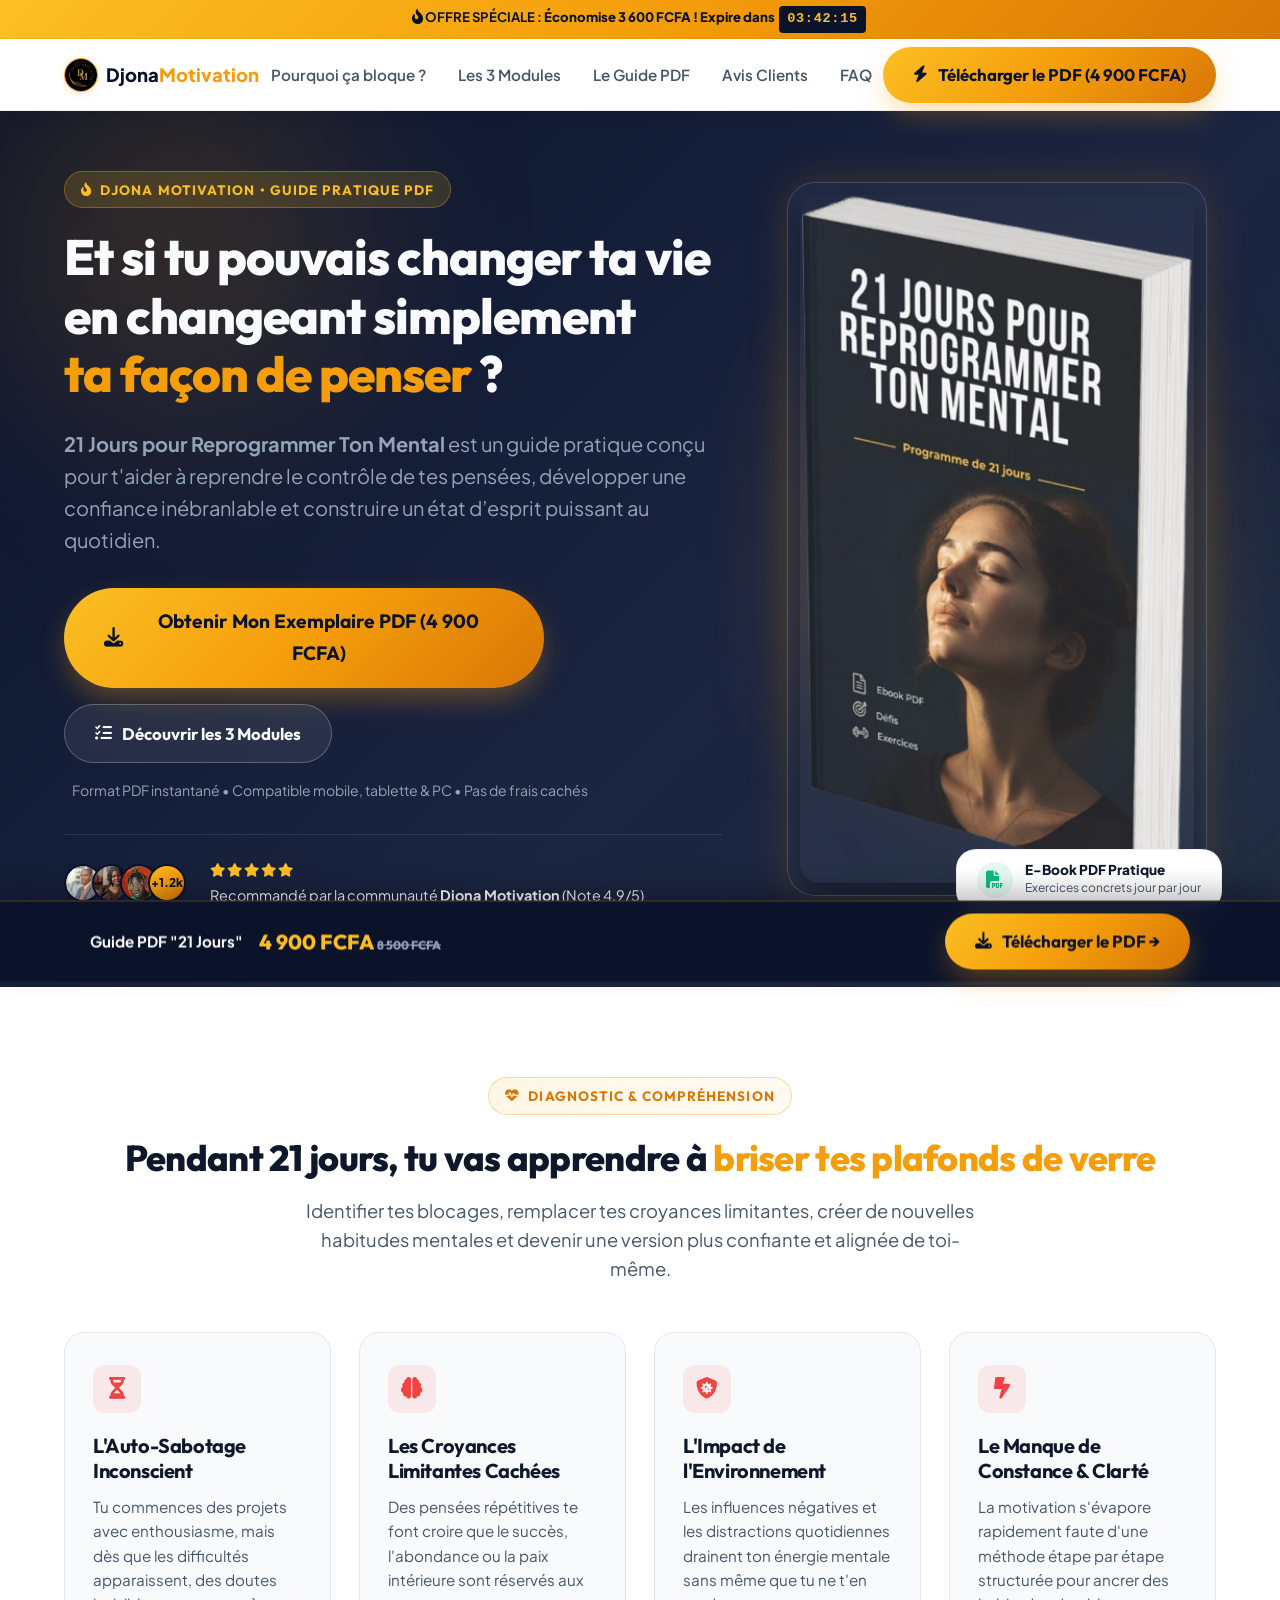
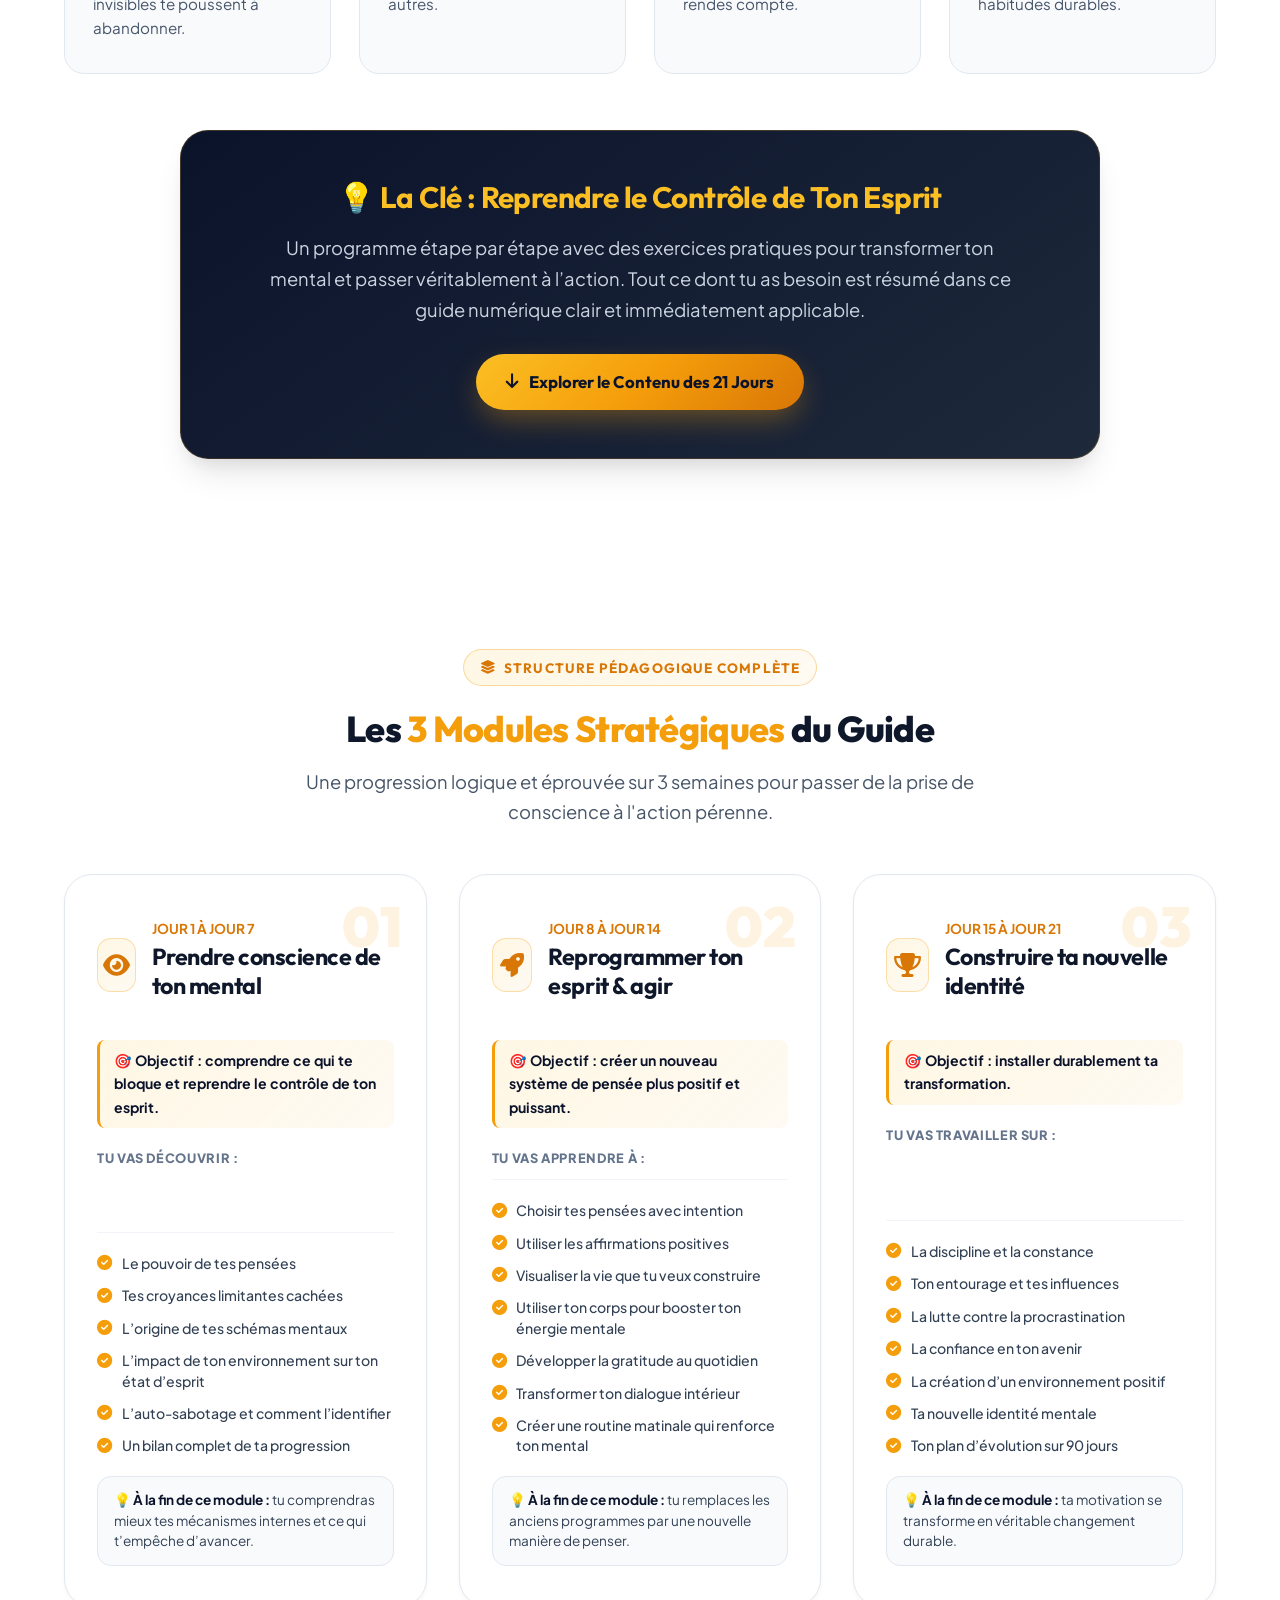
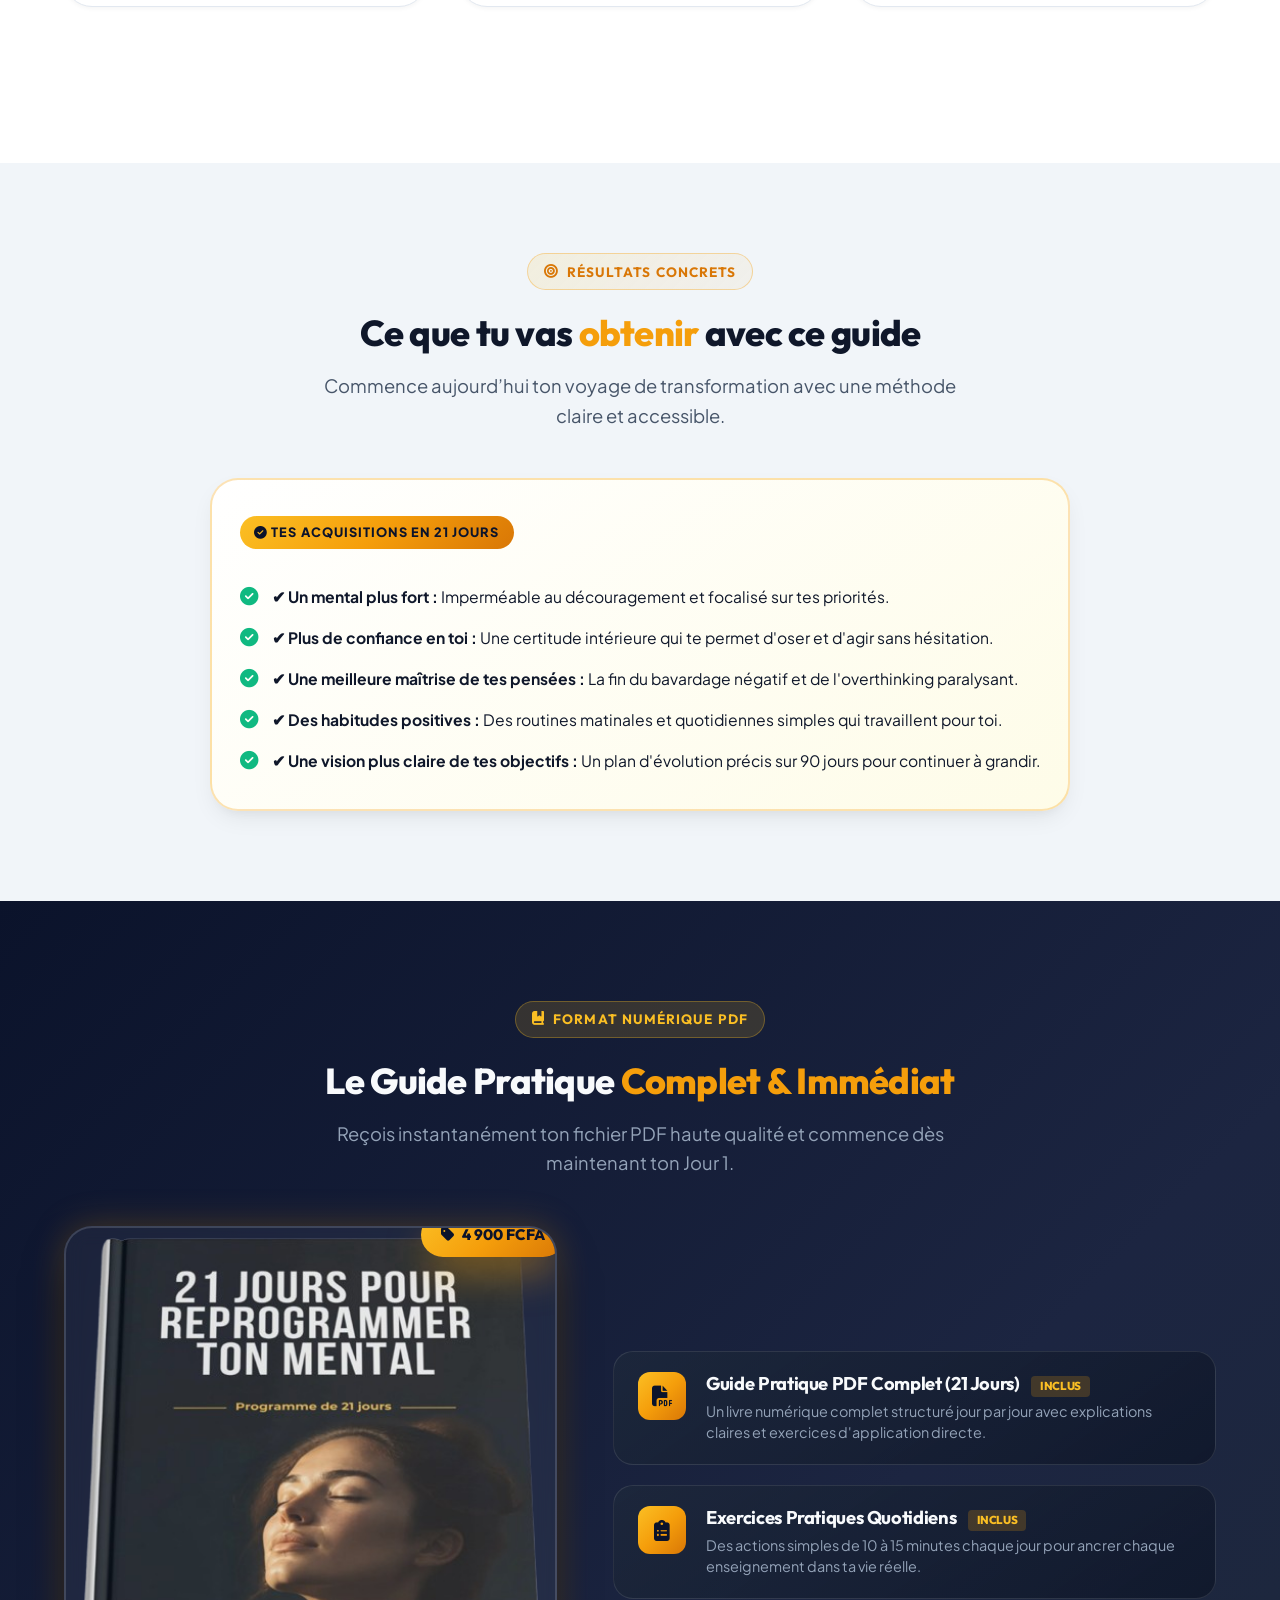
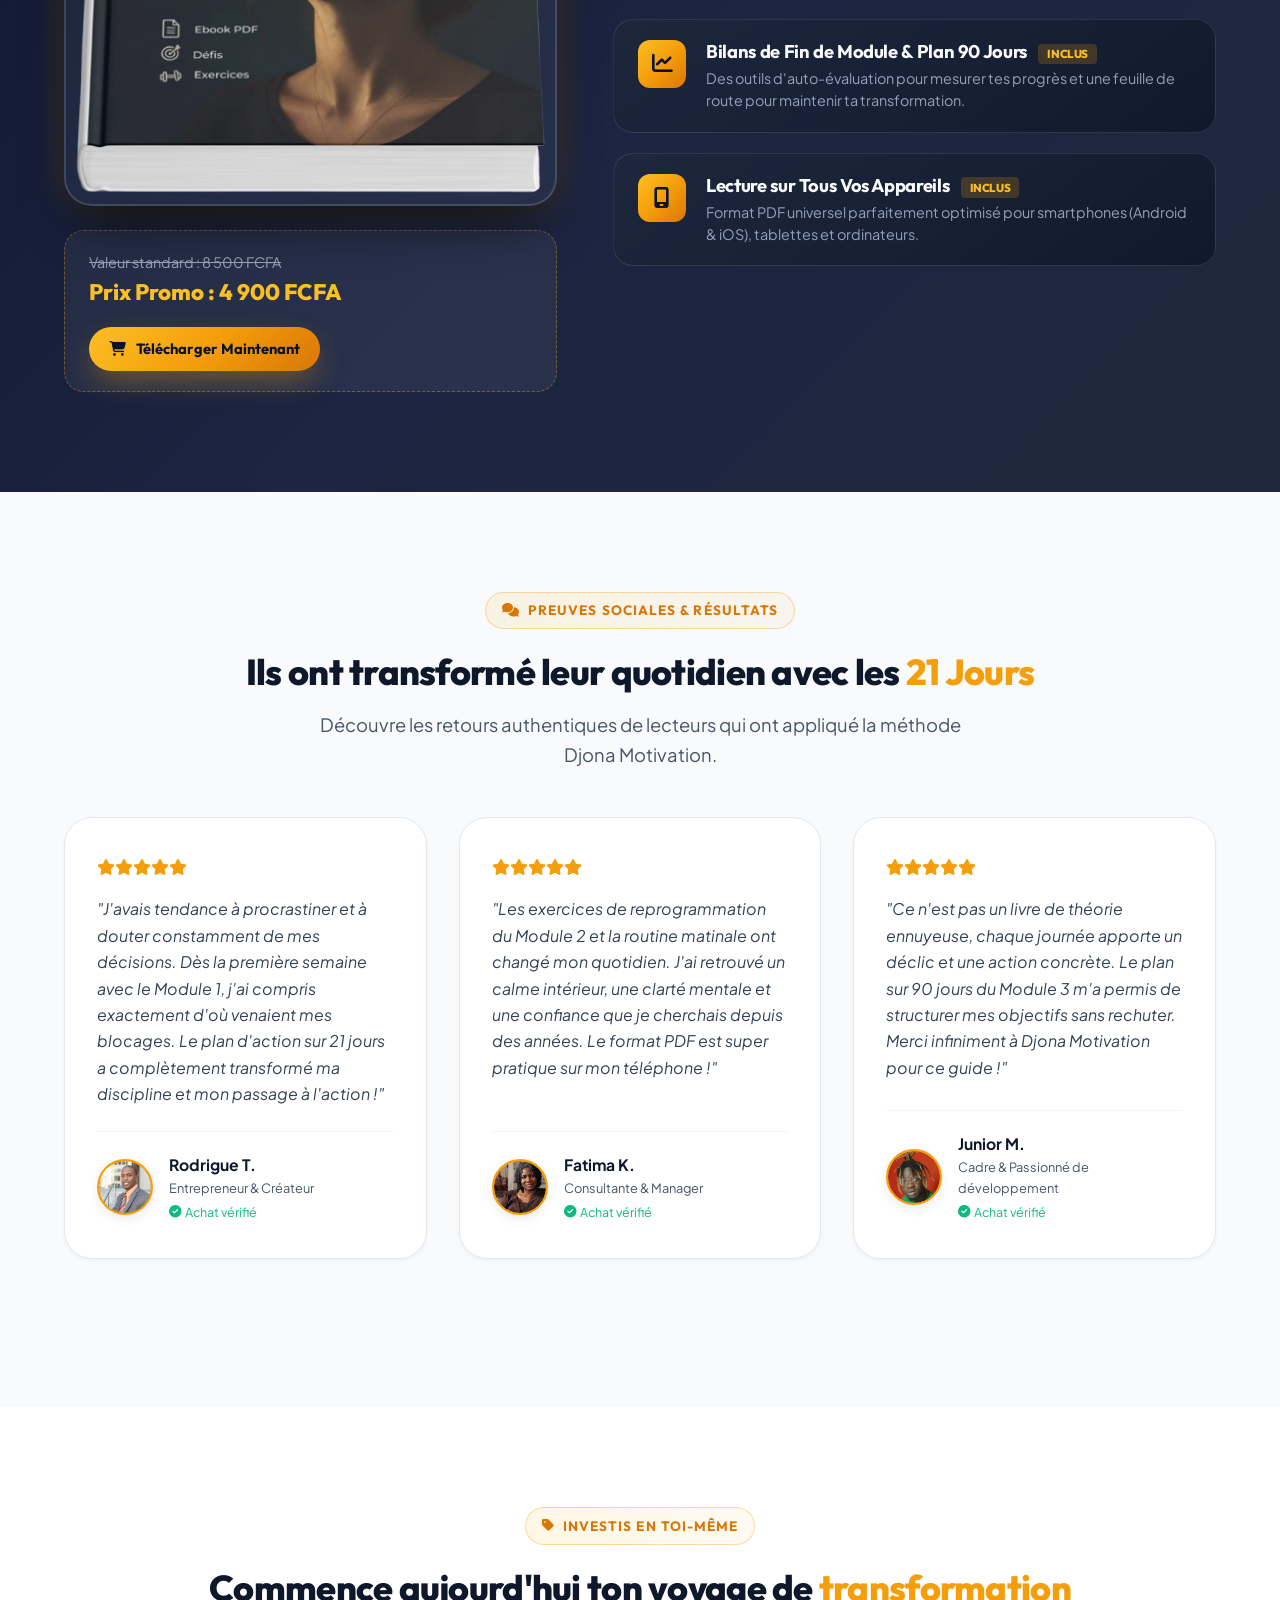
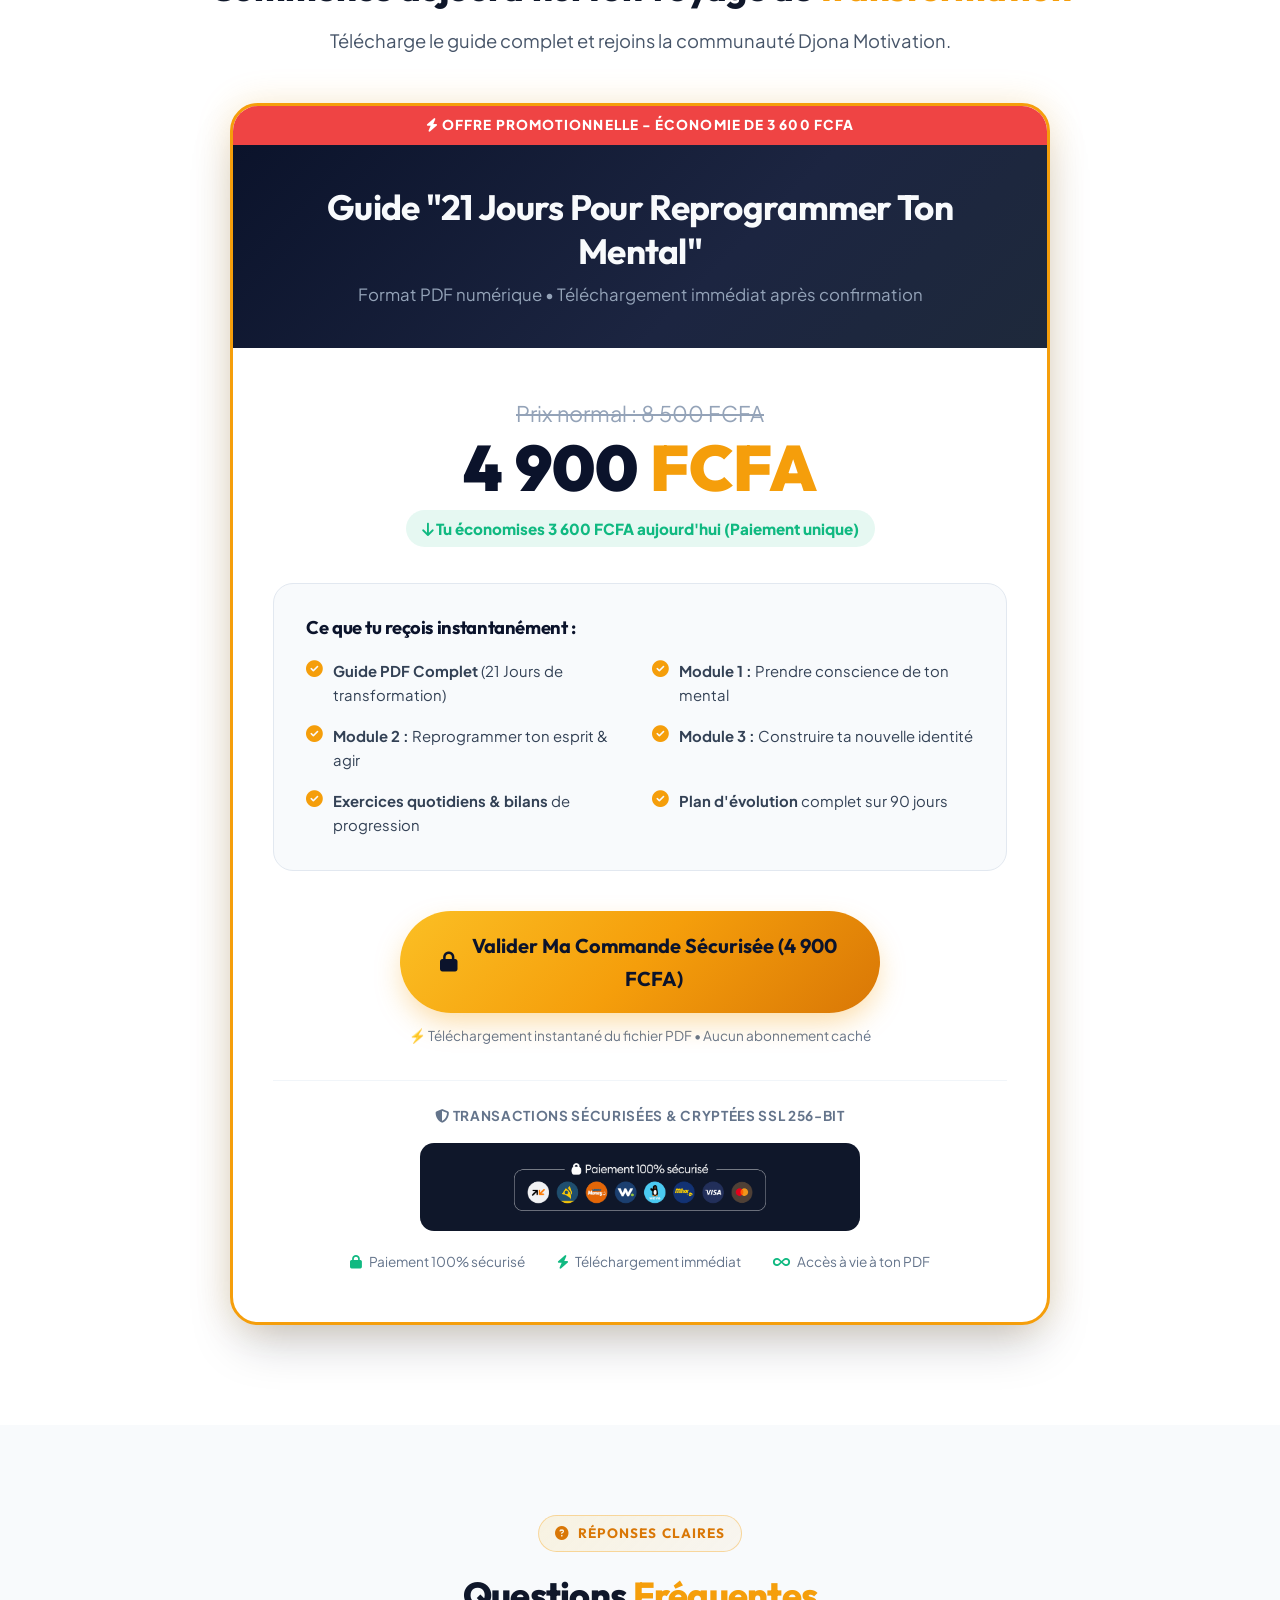
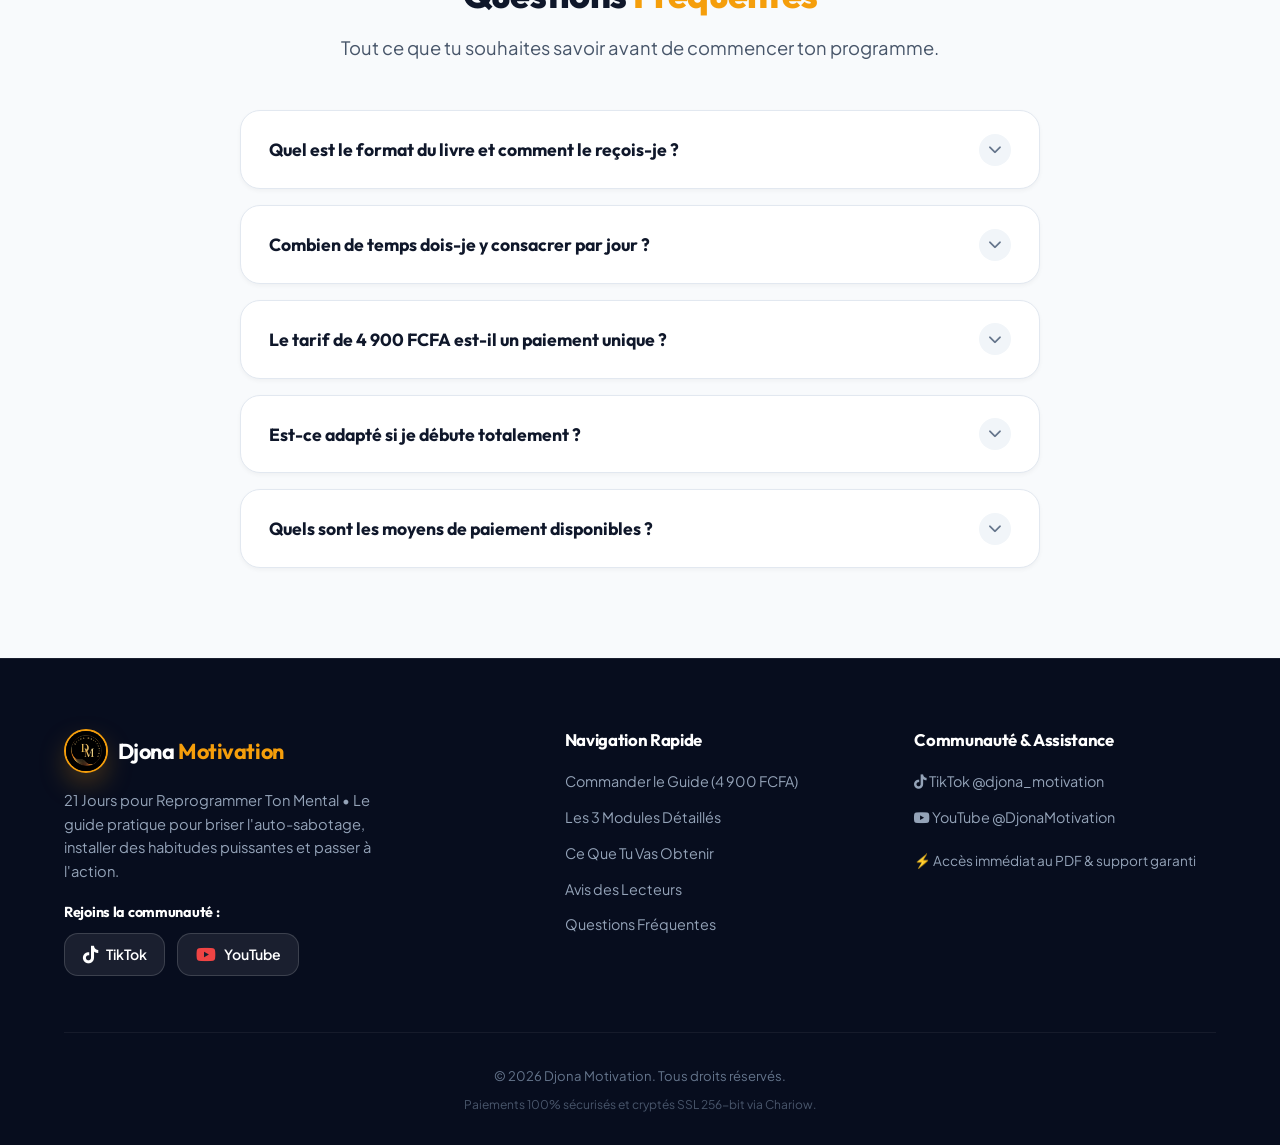
<file: index.html>
<!DOCTYPE html>
<html lang="fr">
<head>
    <meta charset="UTF-8">
    <meta name="viewport" content="width=device-width, initial-scale=1.0">
    <title>21 Jours Pour Reprogrammer Ton Mental - Djona Motivation | Guide Pratique PDF</title>
    <meta name="description" content="Et si tu pouvais changer ta vie en changeant simplement ta façon de penser ? Découvre le guide pratique PDF en 21 jours par Djona Motivation.">
    
    <!-- Polices Google Fonts Premium -->
    <link rel="preconnect" href="https://fonts.googleapis.com">
    <link rel="preconnect" href="https://fonts.gstatic.com" crossorigin>
    <link href="https://fonts.googleapis.com/css2?family=Outfit:wght@500;600;700;800;900&family=Plus+Jakarta+Sans:wght@400;500;600;700;800&display=swap" rel="stylesheet">
    
    <!-- Icônes Font Awesome -->
    <link rel="stylesheet" href="https://cdnjs.cloudflare.com/ajax/libs/font-awesome/6.4.0/css/all.min.css">
    
    <!-- Feuille de style CSS externe -->
    <link rel="stylesheet" href="css/style.css">
</head>
<body>

    <!-- ==========================================================================
         EN-TÊTE UNIFIÉ (BANDEAU PROMO + NAVBAR STICKY SANS CHEVAUCHEMENT)
         ========================================================================== -->
    <header class="site-header">
        <!-- Bandeau d'urgence compact & propre (identique maquette) -->
        <aside class="top-banner" aria-label="Bannière d'offre spéciale">
            <div class="container">
                <div class="top-banner-content">
                    <span><i class="fas fa-fire-alt top-banner-icon"></i> <strong>OFFRE SPÉCIALE :</strong> Économise 3 600 FCFA ! Expire dans <span id="countdown" class="countdown-box">03:42:18</span></span>
                </div>
            </div>
        </aside>

        <!-- Barre de navigation -->
        <nav class="navbar" aria-label="Navigation principale">
            <div class="container navbar-container">
                <a href="#hero" class="navbar-logo" aria-label="Accueil Djona Motivation">
                    <img src="logo djona_motivation.jpg" alt="Logo Djona Motivation" class="navbar-logo-img" width="34" height="34">
                    <span>Djona<span class="highlight-gold">Motivation</span></span>
                </a>

                <div class="navbar-links">
                    <a href="#constat">Pourquoi ça bloque ?</a>
                    <a href="#programme">Les 3 Modules</a>
                    <a href="#pack">Le Guide PDF</a>
                    <a href="#temoignages">Avis Clients</a>
                    <a href="#faq">FAQ</a>
                </div>

                <a href="https://djonamotivation.mychariow.com/21-jours-reprogrammer-ton-mental/checkout" class="btn btn-gold navbar-cta-btn" target="_blank" rel="noopener noreferrer">
                    <i class="fas fa-bolt"></i> Télécharger le PDF (4 900 FCFA)
                </a>
            </div>
        </nav>
    </header>

    <!-- ==========================================================================
         1. HERO SECTION (ACCROCHE AÉRÉE, AVATARS RÉELS & MOCKUP COUVERTURE 1)
         ========================================================================== -->
    <main>
        <section id="hero" class="hero-section">
            <div class="container">
                <div class="hero-grid">
                    <div class="hero-content fade-up">
                        <div class="section-tag dark">
                            <i class="fas fa-fire-flame-curved"></i> Djona Motivation • Guide Pratique PDF
                        </div>
                        
                        <h1>
                            Et si tu pouvais changer ta vie en changeant simplement <span class="highlight-gold">ta façon de penser</span> ?
                        </h1>

                        <p class="hero-lead">
                            <strong>21 Jours pour Reprogrammer Ton Mental</strong> est un guide pratique conçu pour t'aider à reprendre le contrôle de tes pensées, développer une confiance inébranlable et construire un état d’esprit puissant au quotidien.
                        </p>

                        <div class="hero-actions">
                            <div class="hero-buttons">
                                <a href="https://djonamotivation.mychariow.com/21-jours-reprogrammer-ton-mental/checkout" class="btn btn-gold btn-pulse btn-large" target="_blank" rel="noopener noreferrer">
                                    <i class="fas fa-download"></i> Obtenir Mon Exemplaire PDF (4 900 FCFA)
                                </a>
                                <a href="#programme" class="btn btn-outline">
                                    <i class="fas fa-list-check"></i> Découvrir les 3 Modules
                                </a>
                            </div>

                            <div class="guarantee-microcopy">
                                <i class="fas fa-shield-check"></i>
                                <span>Format PDF instantané • Compatible mobile, tablette & PC • Pas de frais cachés</span>
                            </div>
                        </div>

                        <!-- Preuve Sociale Hero avec Vrais Visages Clients -->
                        <div class="social-proof-hero">
                            <div class="avatar-group">
                                <div class="avatar-circle">
                                    <img src="rodrigue.jpg" alt="Client Rodrigue" width="38" height="38">
                                </div>
                                <div class="avatar-circle">
                                    <img src="fatima.jpg" alt="Cliente Fatima" width="38" height="38">
                                </div>
                                <div class="avatar-circle">
                                    <img src="junior.jpg" alt="Client Junior" width="38" height="38">
                                </div>
                                <div class="avatar-circle" style="background: var(--gradient-gold); color: #0b132b; font-weight: 800;">
                                    +1.2k
                                </div>
                            </div>
                            <div class="social-proof-text">
                                <div class="stars">
                                    <i class="fas fa-star"></i>
                                    <i class="fas fa-star"></i>
                                    <i class="fas fa-star"></i>
                                    <i class="fas fa-star"></i>
                                    <i class="fas fa-star"></i>
                                </div>
                                <div>Recommandé par la communauté <strong>Djona Motivation</strong> (Note 4.9/5)</div>
                            </div>
                        </div>
                    </div>

                    <!-- Visuel 3D Mockup Couverture 1 -->
                    <div class="hero-visual fade-up">
                        <div class="mockup-wrapper">
                            <div class="mockup-glow"></div>
                            <div class="mockup-card">
                                <img src="ebook_couverture1.png" alt="Couverture du livre 21 Jours Pour Reprogrammer Ton Mental - Djona Motivation" width="500" height="700" loading="eager">
                            </div>
                            <div class="floating-badge">
                                <div class="badge-icon">
                                    <i class="fas fa-file-pdf"></i>
                                </div>
                                <div>
                                    <div class="badge-title">E-Book PDF Pratique</div>
                                    <div class="badge-subtitle">Exercices concrets jour par jour</div>
                                </div>
                            </div>
                        </div>
                    </div>
                </div>
            </div>
        </section>

        <!-- ==========================================================================
             2. SECTION EMPATHIE / CONSTAT ("TE RECONNAIS-TU ICI ?")
             ========================================================================== -->
        <section id="constat" class="empathy-section">
            <div class="container">
                <div class="text-center fade-up">
                    <div class="section-tag">
                        <i class="fas fa-heart-pulse"></i> Diagnostic & Compréhension
                    </div>
                    <h2 class="section-title">
                        Pendant 21 jours, tu vas apprendre à <span class="highlight-gold">briser tes plafonds de verre</span>
                    </h2>
                    <p class="section-subtitle">
                        Identifier tes blocages, remplacer tes croyances limitantes, créer de nouvelles habitudes mentales et devenir une version plus confiante et alignée de toi-même.
                    </p>
                </div>

                <div class="empathy-grid">
                    <div class="empathy-card fade-up">
                        <div class="empathy-icon">
                            <i class="fas fa-hourglass-half"></i>
                        </div>
                        <h3>L'Auto-Sabotage Inconscient</h3>
                        <p>Tu commences des projets avec enthousiasme, mais dès que les difficultés apparaissent, des doutes invisibles te poussent à abandonner.</p>
                    </div>

                    <div class="empathy-card fade-up">
                        <div class="empathy-icon">
                            <i class="fas fa-brain"></i>
                        </div>
                        <h3>Les Croyances Limitantes Cachées</h3>
                        <p>Des pensées répétitives te font croire que le succès, l'abondance ou la paix intérieure sont réservés aux autres.</p>
                    </div>

                    <div class="empathy-card fade-up">
                        <div class="empathy-icon">
                            <i class="fas fa-shield-virus"></i>
                        </div>
                        <h3>L'Impact de l'Environnement</h3>
                        <p>Les influences négatives et les distractions quotidiennes drainent ton énergie mentale sans même que tu ne t'en rendes compte.</p>
                    </div>

                    <div class="empathy-card fade-up">
                        <div class="empathy-icon">
                            <i class="fas fa-bolt-lightning"></i>
                        </div>
                        <h3>Le Manque de Constance & Clarté</h3>
                        <p>La motivation s'évapore rapidement faute d'une méthode étape par étape structurée pour ancrer des habitudes durables.</p>
                    </div>
                </div>

                <!-- Message Réconfortant -->
                <div class="empathy-reassurance fade-up">
                    <h3>💡 La Clé : Reprendre le Contrôle de Ton Esprit</h3>
                    <p>
                        Un programme étape par étape avec des exercices pratiques pour transformer ton mental et passer véritablement à l’action. Tout ce dont tu as besoin est résumé dans ce guide numérique clair et immédiatement applicable.
                    </p>
                    <a href="#programme" class="btn btn-gold">
                        <i class="fas fa-arrow-down"></i> Explorer le Contenu des 21 Jours
                    </a>
                </div>
            </div>
        </section>

        <!-- ==========================================================================
             3. SECTION LES 3 MODULES DU PROGRAMME (CONTENU DÉTAILLÉ)
             ========================================================================== -->
        <section id="programme" class="method-section">
            <div class="container">
                <div class="text-center fade-up">
                    <div class="section-tag">
                        <i class="fas fa-layer-group"></i> Structure Pédagogique Complète
                    </div>
                    <h2 class="section-title">
                        Les <span class="highlight-gold">3 Modules Stratégiques</span> du Guide
                    </h2>
                    <p class="section-subtitle">
                        Une progression logique et éprouvée sur 3 semaines pour passer de la prise de conscience à l'action pérenne.
                    </p>
                </div>

                <div class="phases-grid">
                    <!-- Module 1 -->
                    <div class="phase-card fade-up">
                        <div class="phase-number">01</div>
                        <div class="phase-header">
                            <div class="phase-icon-box">
                                <i class="fas fa-eye"></i>
                            </div>
                            <div>
                                <span class="phase-tag">Jour 1 à Jour 7</span>
                                <h3>Prendre conscience de ton mental</h3>
                            </div>
                        </div>
                        
                        <div class="phase-objective">
                            🎯 <strong>Objectif :</strong> comprendre ce qui te bloque et reprendre le contrôle de ton esprit.
                        </div>

                        <div class="phase-points-title">Tu vas découvrir :</div>
                        <div class="phase-points">
                            <div class="phase-point"><i class="fas fa-check-circle"></i> Le pouvoir de tes pensées</div>
                            <div class="phase-point"><i class="fas fa-check-circle"></i> Tes croyances limitantes cachées</div>
                            <div class="phase-point"><i class="fas fa-check-circle"></i> L’origine de tes schémas mentaux</div>
                            <div class="phase-point"><i class="fas fa-check-circle"></i> L’impact de ton environnement sur ton état d’esprit</div>
                            <div class="phase-point"><i class="fas fa-check-circle"></i> L’auto-sabotage et comment l’identifier</div>
                            <div class="phase-point"><i class="fas fa-check-circle"></i> Un bilan complet de ta progression</div>
                        </div>

                        <div class="phase-benefit">
                            💡 <strong>À la fin de ce module :</strong> tu comprendras mieux tes mécanismes internes et ce qui t’empêche d’avancer.
                        </div>
                    </div>

                    <!-- Module 2 -->
                    <div class="phase-card fade-up">
                        <div class="phase-number">02</div>
                        <div class="phase-header">
                            <div class="phase-icon-box">
                                <i class="fas fa-rocket"></i>
                            </div>
                            <div>
                                <span class="phase-tag">Jour 8 à Jour 14</span>
                                <h3>Reprogrammer ton esprit & agir</h3>
                            </div>
                        </div>

                        <div class="phase-objective">
                            🎯 <strong>Objectif :</strong> créer un nouveau système de pensée plus positif et puissant.
                        </div>

                        <div class="phase-points-title">Tu vas apprendre à :</div>
                        <div class="phase-points">
                            <div class="phase-point"><i class="fas fa-check-circle"></i> Choisir tes pensées avec intention</div>
                            <div class="phase-point"><i class="fas fa-check-circle"></i> Utiliser les affirmations positives</div>
                            <div class="phase-point"><i class="fas fa-check-circle"></i> Visualiser la vie que tu veux construire</div>
                            <div class="phase-point"><i class="fas fa-check-circle"></i> Utiliser ton corps pour booster ton énergie mentale</div>
                            <div class="phase-point"><i class="fas fa-check-circle"></i> Développer la gratitude au quotidien</div>
                            <div class="phase-point"><i class="fas fa-check-circle"></i> Transformer ton dialogue intérieur</div>
                            <div class="phase-point"><i class="fas fa-check-circle"></i> Créer une routine matinale qui renforce ton mental</div>
                        </div>

                        <div class="phase-benefit">
                            💡 <strong>À la fin de ce module :</strong> tu remplaces les anciens programmes par une nouvelle manière de penser.
                        </div>
                    </div>

                    <!-- Module 3 -->
                    <div class="phase-card fade-up">
                        <div class="phase-number">03</div>
                        <div class="phase-header">
                            <div class="phase-icon-box">
                                <i class="fas fa-trophy"></i>
                            </div>
                            <div>
                                <span class="phase-tag">Jour 15 à Jour 21</span>
                                <h3>Construire ta nouvelle identité</h3>
                            </div>
                        </div>

                        <div class="phase-objective">
                            🎯 <strong>Objectif :</strong> installer durablement ta transformation.
                        </div>

                        <div class="phase-points-title">Tu vas travailler sur :</div>
                        <div class="phase-points">
                            <div class="phase-point"><i class="fas fa-check-circle"></i> La discipline et la constance</div>
                            <div class="phase-point"><i class="fas fa-check-circle"></i> Ton entourage et tes influences</div>
                            <div class="phase-point"><i class="fas fa-check-circle"></i> La lutte contre la procrastination</div>
                            <div class="phase-point"><i class="fas fa-check-circle"></i> La confiance en ton avenir</div>
                            <div class="phase-point"><i class="fas fa-check-circle"></i> La création d’un environnement positif</div>
                            <div class="phase-point"><i class="fas fa-check-circle"></i> Ta nouvelle identité mentale</div>
                            <div class="phase-point"><i class="fas fa-check-circle"></i> Ton plan d’évolution sur 90 jours</div>
                        </div>

                        <div class="phase-benefit">
                            💡 <strong>À la fin de ce module :</strong> ta motivation se transforme en véritable changement durable.
                        </div>
                    </div>
                </div>
            </div>
        </section>

        <!-- ==========================================================================
             4. SECTION BÉNÉFICES CLÉS ("CE QUE TU VAS OBTENIR")
             ========================================================================== -->
        <section id="resultats" class="transformation-section">
            <div class="container">
                <div class="text-center fade-up">
                    <div class="section-tag">
                        <i class="fas fa-bullseye"></i> Résultats Concrets
                    </div>
                    <h2 class="section-title">
                        Ce que tu vas <span class="highlight-gold">obtenir</span> avec ce guide
                    </h2>
                    <p class="section-subtitle">
                        Commence aujourd’hui ton voyage de transformation avec une méthode claire et accessible.
                    </p>
                </div>

                <div class="contrast-grid" style="max-width: 860px;">
                    <div class="contrast-col contrast-after fade-up" style="grid-column: 1 / -1; padding: 2.25rem 1.75rem;">
                        <span class="contrast-badge"><i class="fas fa-circle-check mr-1"></i> Tes Acquisitions en 21 Jours</span>
                        <div class="contrast-list" style="margin-top: 1rem;">
                            <div class="contrast-item">
                                <i class="fas fa-circle-check"></i>
                                <span><strong>✔ Un mental plus fort :</strong> Imperméable au découragement et focalisé sur tes priorités.</span>
                            </div>
                            <div class="contrast-item">
                                <i class="fas fa-circle-check"></i>
                                <span><strong>✔ Plus de confiance en toi :</strong> Une certitude intérieure qui te permet d'oser et d'agir sans hésitation.</span>
                            </div>
                            <div class="contrast-item">
                                <i class="fas fa-circle-check"></i>
                                <span><strong>✔ Une meilleure maîtrise de tes pensées :</strong> La fin du bavardage négatif et de l'overthinking paralysant.</span>
                            </div>
                            <div class="contrast-item">
                                <i class="fas fa-circle-check"></i>
                                <span><strong>✔ Des habitudes positives :</strong> Des routines matinales et quotidiennes simples qui travaillent pour toi.</span>
                            </div>
                            <div class="contrast-item">
                                <i class="fas fa-circle-check"></i>
                                <span><strong>✔ Une vision plus claire de tes objectifs :</strong> Un plan d'évolution précis sur 90 jours pour continuer à grandir.</span>
                            </div>
                        </div>
                    </div>
                </div>
            </div>
        </section>

        <!-- ==========================================================================
             5. SECTION SHOWCASE DU GUIDE PDF (VISUEL EBOOK_COUVERTURE2)
             ========================================================================== -->
        <section id="pack" class="bundle-section">
            <div class="container">
                <div class="text-center fade-up">
                    <div class="section-tag dark">
                        <i class="fas fa-book-bookmark"></i> Format Numérique PDF
                    </div>
                    <h2 class="section-title light">
                        Le Guide Pratique <span class="highlight-gold">Complet & Immédiat</span>
                    </h2>
                    <p class="section-subtitle light">
                        Reçois instantanément ton fichier PDF haute qualité et commence dès maintenant ton Jour 1.
                    </p>
                </div>

                <div class="bundle-grid">
                    <!-- Visuel Unique Propre Couverture 2 avec Encart Prix -->
                    <div class="bundle-single-showcase fade-up">
                        <div class="bundle-single-img-card">
                            <div class="bundle-price-tag">
                                <i class="fas fa-tag"></i> 4 900 FCFA
                            </div>
                            <img src="ebook_couverture2.png" alt="Guide 21 Jours Pour Reprogrammer Ton Mental - Djona Motivation" width="560" height="420" loading="lazy">
                        </div>
                        <div class="bundle-price-cta-box">
                            <div class="bundle-price-text">
                                <div class="old-val">Valeur standard : 8 500 FCFA</div>
                                <div class="new-val">Prix Promo : 4 900 FCFA</div>
                            </div>
                            <a href="https://djonamotivation.mychariow.com/21-jours-reprogrammer-ton-mental/checkout" class="btn btn-gold" style="padding: 0.6rem 1.25rem; font-size: 0.92rem;" target="_blank" rel="noopener noreferrer">
                                <i class="fas fa-cart-shopping"></i> Télécharger Maintenant
                            </a>
                        </div>
                    </div>

                    <!-- Détails du Guide -->
                    <div class="bundle-items fade-up">
                        <div class="bundle-item-card">
                            <div class="bundle-item-icon"><i class="fas fa-file-pdf"></i></div>
                            <div class="bundle-item-content">
                                <h4>Guide Pratique PDF Complet (21 Jours) <span class="bundle-item-badge">Inclus</span></h4>
                                <p>Un livre numérique complet structuré jour par jour avec explications claires et exercices d'application directe.</p>
                            </div>
                        </div>

                        <div class="bundle-item-card">
                            <div class="bundle-item-icon"><i class="fas fa-clipboard-list"></i></div>
                            <div class="bundle-item-content">
                                <h4>Exercices Pratiques Quotidiens <span class="bundle-item-badge">Inclus</span></h4>
                                <p>Des actions simples de 10 à 15 minutes chaque jour pour ancrer chaque enseignement dans ta vie réelle.</p>
                            </div>
                        </div>

                        <div class="bundle-item-card">
                            <div class="bundle-item-icon"><i class="fas fa-chart-line"></i></div>
                            <div class="bundle-item-content">
                                <h4>Bilans de Fin de Module & Plan 90 Jours <span class="bundle-item-badge">Inclus</span></h4>
                                <p>Des outils d'auto-évaluation pour mesurer tes progrès et une feuille de route pour maintenir ta transformation.</p>
                            </div>
                        </div>

                        <div class="bundle-item-card">
                            <div class="bundle-item-icon"><i class="fas fa-mobile-screen"></i></div>
                            <div class="bundle-item-content">
                                <h4>Lecture sur Tous Vos Appareils <span class="bundle-item-badge">Inclus</span></h4>
                                <p>Format PDF universel parfaitement optimisé pour smartphones (Android & iOS), tablettes et ordinateurs.</p>
                            </div>
                        </div>
                    </div>
                </div>
            </div>
        </section>

        <!-- ==========================================================================
             6. SECTION TÉMOIGNAGES CLIENTS AVEC VRAIES PHOTOS
             ========================================================================== -->
        <section id="temoignages" class="testimonials-section">
            <div class="container">
                <div class="text-center fade-up">
                    <div class="section-tag">
                        <i class="fas fa-comments"></i> Preuves Sociales & Résultats
                    </div>
                    <h2 class="section-title">
                        Ils ont transformé leur quotidien avec les <span class="highlight-gold">21 Jours</span>
                    </h2>
                    <p class="section-subtitle">
                        Découvre les retours authentiques de lecteurs qui ont appliqué la méthode Djona Motivation.
                    </p>
                </div>

                <div class="testimonials-grid">
                    <!-- Témoignage Rodrigue -->
                    <div class="testimonial-card fade-up">
                        <div class="testimonial-stars">
                            <i class="fas fa-star"></i><i class="fas fa-star"></i><i class="fas fa-star"></i><i class="fas fa-star"></i><i class="fas fa-star"></i>
                        </div>
                        <p class="testimonial-quote">
                            "J'avais tendance à procrastiner et à douter constamment de mes décisions. Dès la première semaine avec le Module 1, j'ai compris exactement d'où venaient mes blocages. Le plan d'action sur 21 jours a complètement transformé ma discipline et mon passage à l'action !"
                        </p>
                        <div class="testimonial-author">
                            <div class="author-photo">
                                <img src="rodrigue.jpg" alt="Photo Rodrigue T." width="56" height="56" loading="lazy">
                            </div>
                            <div>
                                <div class="author-name">Rodrigue T.</div>
                                <div class="author-info">Entrepreneur & Créateur</div>
                                <div class="verified-badge"><i class="fas fa-check-circle"></i> Achat vérifié</div>
                            </div>
                        </div>
                    </div>

                    <!-- Témoignage Fatima -->
                    <div class="testimonial-card fade-up">
                        <div class="testimonial-stars">
                            <i class="fas fa-star"></i><i class="fas fa-star"></i><i class="fas fa-star"></i><i class="fas fa-star"></i><i class="fas fa-star"></i>
                        </div>
                        <p class="testimonial-quote">
                            "Les exercices de reprogrammation du Module 2 et la routine matinale ont changé mon quotidien. J'ai retrouvé un calme intérieur, une clarté mentale et une confiance que je cherchais depuis des années. Le format PDF est super pratique sur mon téléphone !"
                        </p>
                        <div class="testimonial-author">
                            <div class="author-photo">
                                <img src="fatima.jpg" alt="Photo Fatima K." width="56" height="56" loading="lazy">
                            </div>
                            <div>
                                <div class="author-name">Fatima K.</div>
                                <div class="author-info">Consultante & Manager</div>
                                <div class="verified-badge"><i class="fas fa-check-circle"></i> Achat vérifié</div>
                            </div>
                        </div>
                    </div>

                    <!-- Témoignage Junior -->
                    <div class="testimonial-card fade-up">
                        <div class="testimonial-stars">
                            <i class="fas fa-star"></i><i class="fas fa-star"></i><i class="fas fa-star"></i><i class="fas fa-star"></i><i class="fas fa-star"></i>
                        </div>
                        <p class="testimonial-quote">
                            "Ce n'est pas un livre de théorie ennuyeuse, chaque journée apporte un déclic et une action concrète. Le plan sur 90 jours du Module 3 m'a permis de structurer mes objectifs sans rechuter. Merci infiniment à Djona Motivation pour ce guide !"
                        </p>
                        <div class="testimonial-author">
                            <div class="author-photo">
                                <img src="junior.jpg" alt="Photo Junior M." width="56" height="56" loading="lazy">
                            </div>
                            <div>
                                <div class="author-name">Junior M.</div>
                                <div class="author-info">Cadre & Passionné de développement</div>
                                <div class="verified-badge"><i class="fas fa-check-circle"></i> Achat vérifié</div>
                            </div>
                        </div>
                    </div>
                </div>
            </div>
        </section>

        <!-- ==========================================================================
             7. SECTION OFFRE IRRESISTIBLE & PAIEMENT (CHECKOUT EN FCFA)
             ========================================================================== -->
        <section id="offre" class="pricing-section">
            <div class="container">
                <div class="text-center fade-up">
                    <div class="section-tag">
                        <i class="fas fa-tag"></i> Investis en Toi-Même
                    </div>
                    <h2 class="section-title">
                        Commence aujourd'hui ton voyage de <span class="highlight-gold">transformation</span>
                    </h2>
                    <p class="section-subtitle">
                        Télécharge le guide complet et rejoins la communauté Djona Motivation.
                    </p>
                </div>

                <div class="pricing-card fade-up">
                    <div class="pricing-ribbon">
                        <i class="fas fa-bolt"></i> Offre Promotionnelle - Économie de 3 600 FCFA
                    </div>

                    <div class="pricing-header">
                        <h3>Guide "21 Jours Pour Reprogrammer Ton Mental"</h3>
                        <p>Format PDF numérique • Téléchargement immédiat après confirmation</p>
                    </div>

                    <div class="pricing-body">
                        <div class="price-display">
                            <div class="old-price">Prix normal : 8 500 FCFA</div>
                            <div class="current-price">
                                4 900 <span>FCFA</span>
                            </div>
                            <div class="save-badge">
                                <i class="fas fa-arrow-down"></i> Tu économises 3 600 FCFA aujourd'hui (Paiement unique)
                            </div>
                        </div>

                        <div class="pricing-checklist">
                            <h4>Ce que tu reçois instantanément :</h4>
                            <div class="checklist-items">
                                <div class="checklist-item">
                                    <i class="fas fa-check-circle"></i>
                                    <span><strong>Guide PDF Complet</strong> (21 Jours de transformation)</span>
                                </div>
                                <div class="checklist-item">
                                    <i class="fas fa-check-circle"></i>
                                    <span><strong>Module 1 :</strong> Prendre conscience de ton mental</span>
                                </div>
                                <div class="checklist-item">
                                    <i class="fas fa-check-circle"></i>
                                    <span><strong>Module 2 :</strong> Reprogrammer ton esprit & agir</span>
                                </div>
                                <div class="checklist-item">
                                    <i class="fas fa-check-circle"></i>
                                    <span><strong>Module 3 :</strong> Construire ta nouvelle identité</span>
                                </div>
                                <div class="checklist-item">
                                    <i class="fas fa-check-circle"></i>
                                    <span><strong>Exercices quotidiens & bilans</strong> de progression</span>
                                </div>
                                <div class="checklist-item">
                                    <i class="fas fa-check-circle"></i>
                                    <span><strong>Plan d'évolution</strong> complet sur 90 jours</span>
                                </div>
                            </div>
                        </div>

                        <div class="pricing-actions">
                            <a href="https://djonamotivation.mychariow.com/21-jours-reprogrammer-ton-mental/checkout" class="btn btn-gold btn-pulse btn-large" style="font-size: 1.25rem;" target="_blank" rel="noopener noreferrer">
                                <i class="fas fa-lock"></i> Valider Ma Commande Sécurisée (4 900 FCFA)
                            </a>
                            <div style="font-size: 0.85rem; color: #64748b; margin-top: 0.75rem;">
                                ⚡ Téléchargement instantané du fichier PDF • Aucun abonnement caché
                            </div>
                        </div>

                        <!-- Intégration Visuelle Officielle des Modes de Paiement -->
                        <div class="payment-trust-container">
                            <div class="payment-trust-title">
                                <i class="fas fa-shield-alt text-green-500"></i> Transactions Sécurisées & Cryptées SSL 256-Bit
                            </div>
                            
                            <div class="payment-image-box">
                                <img src="secure-payment-white.png" alt="Modes de paiement sécurisés acceptés : Carte Bancaire, Visa, Mastercard, Maestro, PayPal, Apple Pay, Mobile Money" loading="lazy">
                            </div>

                            <div class="trust-badges-row">
                                <div class="trust-badge-item">
                                    <i class="fas fa-lock"></i>
                                    <span>Paiement 100% sécurisé</span>
                                </div>
                                <div class="trust-badge-item">
                                    <i class="fas fa-bolt"></i>
                                    <span>Téléchargement immédiat</span>
                                </div>
                                <div class="trust-badge-item">
                                    <i class="fas fa-infinity"></i>
                                    <span>Accès à vie à ton PDF</span>
                                </div>
                            </div>
                        </div>
                    </div>
                </div>


            </div>
        </section>

        <!-- ==========================================================================
             8. SECTION FAQ (QUESTIONS FRÉQUENTES)
             ========================================================================== -->
        <section id="faq" class="faq-section">
            <div class="container">
                <div class="text-center fade-up">
                    <div class="section-tag">
                        <i class="fas fa-circle-question"></i> Réponses Claires
                    </div>
                    <h2 class="section-title">
                        Questions <span class="highlight-gold">Fréquentes</span>
                    </h2>
                    <p class="section-subtitle">
                        Tout ce que tu souhaites savoir avant de commencer ton programme.
                    </p>
                </div>

                <div class="faq-container fade-up">
                    <div class="faq-item">
                        <button class="faq-trigger" type="button" aria-expanded="false">
                            <span>Quel est le format du livre et comment le reçois-je ?</span>
                            <div class="faq-icon"><i class="fas fa-chevron-down"></i></div>
                        </button>
                        <div class="faq-content">
                            <p>Le guide est un livre numérique au format PDF haute résolution (il n'y a pas de version audio actuellement). Dès validation de ta commande, tu es redirigé(e) vers la page de téléchargement et tu reçois également un lien par email pour sauvegarder ton fichier sur ton smartphone, tablette ou ordinateur.</p>
                        </div>
                    </div>

                    <div class="faq-item">
                        <button class="faq-trigger" type="button" aria-expanded="false">
                            <span>Combien de temps dois-je y consacrer par jour ?</span>
                            <div class="faq-icon"><i class="fas fa-chevron-down"></i></div>
                        </button>
                        <div class="faq-content">
                            <p>Prévoir environ 15 minutes par jour : 5 minutes pour lire la leçon du jour et 10 minutes pour réaliser l'exercice guidé. Le programme est spécialement conçu pour s'intégrer facilement dans ta routine quotidienne, même si tu as un emploi du temps très chargé.</p>
                        </div>
                    </div>

                    <div class="faq-item">
                        <button class="faq-trigger" type="button" aria-expanded="false">
                            <span>Le tarif de 4 900 FCFA est-il un paiement unique ?</span>
                            <div class="faq-icon"><i class="fas fa-chevron-down"></i></div>
                        </button>
                        <div class="faq-content">
                            <p>Oui, absolument ! C'est un paiement unique de 4 900 FCFA (au lieu de 8 500 FCFA). Il n'y a aucun abonnement, aucun renouvellement et aucun frais caché.</p>
                        </div>
                    </div>

                    <div class="faq-item">
                        <button class="faq-trigger" type="button" aria-expanded="false">
                            <span>Est-ce adapté si je débute totalement ?</span>
                            <div class="faq-icon"><i class="fas fa-chevron-down"></i></div>
                        </button>
                        <div class="faq-content">
                            <p>Tout à fait. Le guide est écrit avec les mots simples, directs et motivants de Djona Motivation, sans termes compliqués. Chaque jour est guidé pas à pas pour que n'importe qui puisse progresser à son rythme.</p>
                        </div>
                    </div>

                    <div class="faq-item">
                        <button class="faq-trigger" type="button" aria-expanded="false">
                            <span>Quels sont les moyens de paiement disponibles ?</span>
                            <div class="faq-icon"><i class="fas fa-chevron-down"></i></div>
                        </button>
                        <div class="faq-content">
                            <p>La plateforme de paiement sécurisée accepte les Cartes Bancaires (Visa, Mastercard), Mobile Money ainsi que les solutions numériques courantes avec une sécurité SSL 256-bit.</p>
                        </div>
                    </div>
                </div>
            </div>
        </section>
    </main>

    <!-- ==========================================================================
         FOOTER ÉPURÉ & ÉLÉGANT (COMMUNAUTÉ & RÉSEAUX OFFICIELS)
         ========================================================================== -->
    <footer class="footer">
        <div class="container">
            <div class="footer-grid">
                <div class="footer-brand">
                    <h4>
                        <img src="logo djona_motivation.jpg" alt="Logo Djona Motivation" class="footer-logo-img" width="44" height="44">
                        <span>Djona <span class="highlight-gold">Motivation</span></span>
                    </h4>
                    <p>
                        21 Jours pour Reprogrammer Ton Mental • Le guide pratique pour briser l'auto-sabotage, installer des habitudes puissantes et passer à l'action.
                    </p>
                    <div style="margin-top: 1.25rem;">
                        <h6 style="color: white; font-size: 0.9rem; margin-bottom: 0.5rem;">Rejoins la communauté :</h6>
                        <div class="social-links-row">
                            <a href="https://www.tiktok.com/@djona_motivation" target="_blank" rel="noopener noreferrer" class="social-btn" aria-label="TikTok Djona Motivation">
                                <i class="fab fa-tiktok"></i> TikTok
                            </a>
                            <a href="https://www.youtube.com/@DjonaMotivation" target="_blank" rel="noopener noreferrer" class="social-btn" aria-label="YouTube Djona Motivation">
                                <i class="fab fa-youtube" style="color: #ef4444;"></i> YouTube
                            </a>
                        </div>
                    </div>
                </div>

                <div class="footer-col">
                    <h5>Navigation Rapide</h5>
                    <div class="footer-links">
                        <a href="https://djonamotivation.mychariow.com/21-jours-reprogrammer-ton-mental/checkout" target="_blank" rel="noopener noreferrer">Commander le Guide (4 900 FCFA)</a>
                        <a href="#programme">Les 3 Modules Détaillés</a>
                        <a href="#resultats">Ce Que Tu Vas Obtenir</a>
                        <a href="#temoignages">Avis des Lecteurs</a>
                        <a href="#faq">Questions Fréquentes</a>
                    </div>
                </div>

                <div class="footer-col">
                    <h5>Communauté & Assistance</h5>
                    <div class="footer-links">
                        <a href="https://www.tiktok.com/@djona_motivation" target="_blank" rel="noopener noreferrer"><i class="fab fa-tiktok mr-1"></i> TikTok @djona_motivation</a>
                        <a href="https://www.youtube.com/@DjonaMotivation" target="_blank" rel="noopener noreferrer"><i class="fab fa-youtube mr-1"></i> YouTube @DjonaMotivation</a>
                        <span style="color: #94a3b8; font-size: 0.85rem; margin-top: 0.5rem; display: block;">⚡ Accès immédiat au PDF & support garanti</span>
                    </div>
                </div>
            </div>

            <div class="footer-bottom">
                <p>&copy; 2026 Djona Motivation. Tous droits réservés.</p>
                <p style="font-size: 0.75rem; opacity: 0.7;">
                    Paiements 100% sécurisés et cryptés SSL 256-bit via Chariow.
                </p>
            </div>
        </div>
    </footer>

    <!-- ==========================================================================
         NOTIFICATION LIVE SOCIAL PROOF (TOAST DYNAMIQUE EN BAS SANS GÊNE)
         ========================================================================== -->
    <aside id="social-proof-toast" class="social-proof-toast" aria-live="polite">
        <div class="toast-icon">
            <i class="fas fa-check"></i>
        </div>
        <div class="toast-content">
            <div class="toast-title"><span class="toast-buyer-name">Rodrigue T.</span> • <span class="toast-buyer-city">Abidjan (🇨🇮 Côte d'Ivoire)</span></div>
            <div class="toast-desc">vient de commander le Guide PDF 21 Jours</div>
            <div class="toast-time">il y a 2 minutes</div>
        </div>
    </aside>

    <!-- ==========================================================================
         STICKY CTA BOTTOM BAR (MOBILE & DESKTOP SLIM)
         ========================================================================== -->
    <div id="sticky-bar" class="sticky-bar">
        <div class="sticky-bar-content">
            <div class="sticky-info">
                <span class="sticky-title">Guide PDF "21 Jours"</span>
                <span class="sticky-price">4 900 FCFA <span style="font-size: 0.75rem; color: #94a3b8; text-decoration: line-through;">8 500 FCFA</span></span>
            </div>
            <a href="https://djonamotivation.mychariow.com/21-jours-reprogrammer-ton-mental/checkout" class="btn btn-gold" target="_blank" rel="noopener noreferrer">
                <i class="fas fa-download"></i> Télécharger le PDF &rarr;
            </a>
        </div>
    </div>

    <!-- Script JavaScript externe -->
    <script src="js/script.js"></script>
</body>
</html>
</file>
<file: css/style.css>
/* ==========================================================================
   PAGE DE VENTE HAUTE CONVERSION - 21 JOURS POUR REPROGRAMMER TON MENTAL
   Styles CSS Modernes, Fluides & Responsives
   ========================================================================== */

/* --------------------------------------------------------------------------
   1. VARIABLES & RESET
   -------------------------------------------------------------------------- */
:root {
  /* Palette de couleurs principales */
  --bg-primary: #0b132b;
  --bg-secondary: #1c2541;
  --bg-tertiary: #3a506b;
  --bg-light: #f8fafc;
  --bg-white: #ffffff;
  --bg-card: rgba(255, 255, 255, 0.04);
  --bg-card-light: #ffffff;
  
  /* Accents Or & Chaleur */
  --gold-primary: #f59e0b;
  --gold-light: #fbbf24;
  --gold-dark: #d97706;
  --gold-glow: rgba(245, 158, 11, 0.35);
  --gradient-gold: linear-gradient(135deg, #fbbf24 0%, #f59e0b 50%, #d97706 100%);
  --gradient-gold-subtle: linear-gradient(135deg, rgba(251, 191, 36, 0.12) 0%, rgba(245, 158, 11, 0.05) 100%);
  
  /* Dégradés Dark Premium */
  --gradient-dark: linear-gradient(135deg, #0b132b 0%, #1c2541 60%, #1e293b 100%);
  --gradient-dark-card: linear-gradient(145deg, rgba(30, 41, 59, 0.7) 0%, rgba(15, 23, 42, 0.85) 100%);
  
  /* Couleurs sémantiques */
  --color-success: #10b981;
  --color-success-bg: rgba(16, 185, 129, 0.1);
  --color-danger: #ef4444;
  --color-warning: #f59e0b;
  
  /* Textes */
  --text-dark: #0f172a;
  --text-muted-dark: #475569;
  --text-light: #f8fafc;
  --text-muted-light: #94a3b8;
  
  /* Typographies */
  --font-heading: 'Outfit', 'Montserrat', -apple-system, BlinkMacSystemFont, sans-serif;
  --font-body: 'Plus Jakarta Sans', 'Inter', -apple-system, BlinkMacSystemFont, sans-serif;
  
  /* Rayons de bordure & Ombres */
  --radius-sm: 8px;
  --radius-md: 14px;
  --radius-lg: 20px;
  --radius-xl: 28px;
  --radius-full: 9999px;
  
  --shadow-sm: 0 2px 4px rgba(0, 0, 0, 0.04);
  --shadow-md: 0 10px 25px -5px rgba(0, 0, 0, 0.08), 0 8px 10px -6px rgba(0, 0, 0, 0.04);
  --shadow-lg: 0 20px 35px -10px rgba(0, 0, 0, 0.12), 0 10px 15px -5px rgba(0, 0, 0, 0.06);
  --shadow-xl: 0 25px 50px -12px rgba(11, 19, 43, 0.25);
  --shadow-gold: 0 12px 30px -5px rgba(245, 158, 11, 0.4);
  --shadow-gold-lg: 0 20px 40px -8px rgba(245, 158, 11, 0.55);
  
  /* Transitions */
  --transition-fast: 0.2s ease;
  --transition-base: 0.3s cubic-bezier(0.16, 1, 0.3, 1);
  --transition-slow: 0.5s cubic-bezier(0.16, 1, 0.3, 1);
}

*, *::before, *::after {
  margin: 0;
  padding: 0;
  box-sizing: border-box;
}

html {
  scroll-behavior: smooth;
  font-size: 16px;
  -webkit-font-smoothing: antialiased;
  -moz-osx-font-smoothing: grayscale;
}

body {
  font-family: var(--font-body);
  background-color: var(--bg-light);
  color: var(--text-dark);
  line-height: 1.65;
  overflow-x: hidden;
}

h1, h2, h3, h4, h5, h6 {
  font-family: var(--font-heading);
  font-weight: 700;
  line-height: 1.25;
  color: var(--text-dark);
  letter-spacing: -0.02em;
}

a {
  text-decoration: none;
  color: inherit;
  transition: var(--transition-fast);
}

img {
  max-width: 100%;
  height: auto;
  display: block;
}

ul {
  list-style: none;
}

/* --------------------------------------------------------------------------
   2. CONTENEURS & GRILLES
   -------------------------------------------------------------------------- */
.container {
  width: 100%;
  max-width: 1200px;
  margin: 0 auto;
  padding: 0 1.5rem;
}

.container-narrow {
  max-width: 860px;
}

.container-sm {
  max-width: 680px;
}

.text-center { text-align: center; }
.text-left { text-align: left; }
.text-right { text-align: right; }

.section-tag {
  display: inline-flex;
  align-items: center;
  gap: 0.5rem;
  background: var(--gradient-gold-subtle);
  border: 1px solid rgba(245, 158, 11, 0.35);
  color: var(--gold-dark);
  font-family: var(--font-heading);
  font-size: 0.85rem;
  font-weight: 700;
  text-transform: uppercase;
  letter-spacing: 0.08em;
  padding: 0.4rem 1rem;
  border-radius: var(--radius-full);
  margin-bottom: 1.25rem;
}

.section-tag.dark {
  background: rgba(251, 191, 36, 0.15);
  color: var(--gold-light);
  border-color: rgba(251, 191, 36, 0.3);
}

.section-title {
  font-size: 2.25rem;
  font-weight: 800;
  margin-bottom: 1rem;
}

.section-title.light {
  color: var(--text-light);
}

.section-subtitle {
  font-size: 1.15rem;
  color: var(--text-muted-dark);
  max-width: 680px;
  margin: 0 auto 3rem auto;
  line-height: 1.6;
}

.section-subtitle.light {
  color: var(--text-muted-light);
}

.highlight-gold {
  color: var(--gold-primary);
  position: relative;
  display: inline-block;
}

.highlight-gold-bg {
  background: var(--gradient-gold);
  -webkit-background-clip: text;
  -webkit-text-fill-color: transparent;
}

/* --------------------------------------------------------------------------
   3. EN-TÊTE ULTRA-MINIMALISTE & STICKY
   -------------------------------------------------------------------------- */
.site-header {
  position: sticky;
  top: 0;
  left: 0;
  width: 100%;
  z-index: 1000;
  box-shadow: 0 4px 15px rgba(0, 0, 0, 0.08);
}

.top-banner {
  background: var(--gradient-gold);
  color: #0b132b;
  padding: 0.35rem 1rem;
  font-weight: 800;
  font-size: 0.82rem;
  border-bottom: 1px solid rgba(0, 0, 0, 0.06);
}

.top-banner-content {
  display: flex;
  align-items: center;
  justify-content: center;
  gap: 0.4rem;
  text-align: center;
  white-space: nowrap;
}

.top-banner-icon {
  font-size: 0.95rem;
  color: #0b132b;
  animation: flame 1.5s ease-in-out infinite alternate;
}

@keyframes flame {
  0% { transform: scale(1) rotate(-5deg); }
  100% { transform: scale(1.18) rotate(5deg); }
}

.countdown-box {
  background: #0b132b;
  color: var(--gold-light);
  padding: 0.15rem 0.5rem;
  border-radius: 4px;
  font-family: monospace;
  font-weight: 900;
  letter-spacing: 0.05em;
  font-size: 0.85rem;
  margin: 0 0.15rem;
  display: inline-block;
}

/* --------------------------------------------------------------------------
   4. NAVIGATION (STICKY ÉPURÉE)
   -------------------------------------------------------------------------- */
.navbar {
  background: #ffffff;
  width: 100%;
  border-bottom: 1px solid rgba(0, 0, 0, 0.06);
  padding: 0.45rem 0;
  transition: var(--transition-base);
}

.navbar-container {
  display: flex;
  align-items: center;
  justify-content: space-between;
}

.navbar-logo {
  display: flex;
  align-items: center;
  gap: 0.5rem;
  font-size: 1.15rem;
  font-weight: 900;
  color: #0b132b;
  text-decoration: none;
}

.navbar-logo-img {
  width: 34px;
  height: 34px;
  border-radius: 50%;
  object-fit: cover;
  border: 1.5px solid var(--gold-primary);
  box-shadow: 0 2px 6px rgba(245, 158, 11, 0.25);
  flex-shrink: 0;
}

.navbar-cta-btn {
  padding: 0.45rem 1rem;
  font-size: 0.82rem;
  font-weight: 800;
  border-radius: 50px;
  white-space: nowrap;
}

.logo-icon {
  width: 36px;
  height: 36px;
  background: var(--gradient-gold);
  color: var(--bg-primary);
  border-radius: 10px;
  display: flex;
  align-items: center;
  justify-content: center;
  font-size: 1.1rem;
  box-shadow: var(--shadow-gold);
}

.navbar-links {
  display: flex;
  align-items: center;
  gap: 2rem;
}

.navbar-links a {
  font-size: 0.95rem;
  font-weight: 600;
  color: var(--text-muted-dark);
}

.navbar-links a:hover {
  color: var(--gold-dark);
}

/* --------------------------------------------------------------------------
   5. BOUTONS & CALL-TO-ACTIONS
   -------------------------------------------------------------------------- */
.btn {
  display: inline-flex;
  align-items: center;
  justify-content: center;
  gap: 0.65rem;
  font-family: var(--font-heading);
  font-weight: 700;
  font-size: 1.05rem;
  padding: 0.9rem 1.85rem;
  border-radius: var(--radius-full);
  border: none;
  cursor: pointer;
  transition: var(--transition-base);
  text-align: center;
  text-decoration: none;
  position: relative;
  overflow: hidden;
}

.btn-gold {
  background: var(--gradient-gold);
  color: #0b132b;
  box-shadow: var(--shadow-gold);
}

.btn-gold:hover {
  transform: translateY(-3px);
  box-shadow: var(--shadow-gold-lg);
  color: #000000;
}

.btn-gold::after {
  content: '';
  position: absolute;
  top: 0;
  left: -100%;
  width: 60%;
  height: 100%;
  background: linear-gradient(90deg, transparent, rgba(255, 255, 255, 0.4), transparent);
  transform: skewX(-25deg);
  transition: 0.75s ease;
}

.btn-gold:hover::after {
  left: 140%;
}

.btn-pulse {
  animation: subtlePulse 2.5s infinite;
}

@keyframes subtlePulse {
  0%, 100% {
    box-shadow: 0 0 0 0 rgba(245, 158, 11, 0.6);
  }
  50% {
    box-shadow: 0 0 0 14px rgba(245, 158, 11, 0);
  }
}

.btn-outline {
  background: rgba(255, 255, 255, 0.08);
  border: 1px solid rgba(255, 255, 255, 0.25);
  color: var(--text-light);
  backdrop-filter: blur(8px);
}

.btn-outline:hover {
  background: rgba(255, 255, 255, 0.16);
  border-color: rgba(255, 255, 255, 0.4);
  transform: translateY(-2px);
}

.btn-large {
  font-size: 1.2rem;
  padding: 1.15rem 2.5rem;
  width: 100%;
  max-width: 480px;
}

/* --------------------------------------------------------------------------
   6. HERO SECTION
   -------------------------------------------------------------------------- */
.hero-section {
  background: var(--gradient-dark);
  color: var(--text-light);
  padding: 60px 0 80px 0;
  position: relative;
  overflow: hidden;
}

.hero-section::before {
  content: '';
  position: absolute;
  top: -20%;
  left: -10%;
  width: 600px;
  height: 600px;
  background: radial-gradient(circle, rgba(245, 158, 11, 0.18) 0%, rgba(11, 19, 43, 0) 70%);
  filter: blur(60px);
  pointer-events: none;
}

.hero-section::after {
  content: '';
  position: absolute;
  bottom: 0;
  right: -10%;
  width: 500px;
  height: 500px;
  background: radial-gradient(circle, rgba(58, 80, 107, 0.3) 0%, rgba(11, 19, 43, 0) 70%);
  filter: blur(70px);
  pointer-events: none;
}

.hero-grid {
  display: grid;
  grid-template-columns: 1.2fr 0.8fr;
  gap: 3.5rem;
  align-items: center;
  position: relative;
  z-index: 2;
}

.hero-content h1 {
  color: var(--text-light);
  font-size: 3.1rem;
  font-weight: 800;
  line-height: 1.18;
  margin-bottom: 1.5rem;
}

.hero-lead {
  font-size: 1.25rem;
  color: var(--text-muted-light);
  margin-bottom: 2rem;
  line-height: 1.6;
}

.hero-actions {
  display: flex;
  flex-direction: column;
  gap: 1rem;
  margin-bottom: 2rem;
}

.hero-buttons {
  display: flex;
  gap: 1rem;
  flex-wrap: wrap;
}

.guarantee-microcopy {
  display: flex;
  align-items: center;
  gap: 0.5rem;
  font-size: 0.88rem;
  color: var(--text-muted-light);
}

.guarantee-microcopy i {
  color: var(--gold-light);
}

.social-proof-hero {
  display: flex;
  align-items: center;
  gap: 1.5rem;
  padding-top: 1.5rem;
  border-top: 1px solid rgba(255, 255, 255, 0.1);
  flex-wrap: wrap;
}

.avatar-group {
  display: flex;
}

.avatar-circle {
  width: 38px;
  height: 38px;
  border-radius: 50%;
  border: 2px solid var(--bg-primary);
  margin-left: -10px;
  background-size: cover;
  background-position: center;
  background-color: var(--bg-tertiary);
  display: flex;
  align-items: center;
  justify-content: center;
  font-size: 0.75rem;
  font-weight: 700;
  color: white;
  overflow: hidden;
}

.avatar-circle img {
  width: 100%;
  height: 100%;
  object-fit: cover;
  border-radius: 50%;
}

.avatar-circle:first-child {
  margin-left: 0;
}

.social-proof-text {
  font-size: 0.9rem;
}

.social-proof-text .stars {
  color: var(--gold-light);
  font-size: 0.85rem;
  margin-bottom: 0.15rem;
}

.social-proof-text strong {
  color: white;
}

/* Visuel Mockup Hero */
.hero-visual {
  display: flex;
  justify-content: center;
  align-items: center;
  position: relative;
}

.mockup-wrapper {
  position: relative;
  perspective: 1200px;
  max-width: 420px;
  width: 100%;
}

.mockup-glow {
  position: absolute;
  inset: -20px;
  background: radial-gradient(circle, var(--gold-glow) 0%, transparent 70%);
  filter: blur(35px);
  z-index: 1;
}

.mockup-card {
  position: relative;
  z-index: 2;
  border-radius: var(--radius-xl);
  overflow: hidden;
  box-shadow: var(--shadow-xl), 0 0 40px rgba(245, 158, 11, 0.2);
  transition: transform 0.6s cubic-bezier(0.16, 1, 0.3, 1);
  background: rgba(255, 255, 255, 0.05);
  border: 1px solid rgba(255, 255, 255, 0.15);
  backdrop-filter: blur(10px);
  padding: 12px;
}

.mockup-card:hover {
  transform: translateY(-8px) rotateY(-4deg) rotateX(4deg);
}

.mockup-card img {
  border-radius: var(--radius-lg);
  width: 100%;
  box-shadow: 0 15px 35px rgba(0, 0, 0, 0.4);
}

.floating-badge {
  position: absolute;
  bottom: -15px;
  right: -15px;
  background: var(--bg-white);
  color: var(--text-dark);
  padding: 0.75rem 1.25rem;
  border-radius: var(--radius-lg);
  box-shadow: var(--shadow-lg);
  display: flex;
  align-items: center;
  gap: 0.75rem;
  z-index: 3;
  border: 1px solid rgba(0, 0, 0, 0.05);
  animation: float 4s ease-in-out infinite;
}

@keyframes float {
  0%, 100% { transform: translateY(0); }
  50% { transform: translateY(-8px); }
}

.badge-icon {
  width: 36px;
  height: 36px;
  border-radius: 50%;
  background: var(--color-success-bg);
  color: var(--color-success);
  display: flex;
  align-items: center;
  justify-content: center;
  font-size: 1.1rem;
}

.badge-title {
  font-size: 0.85rem;
  font-weight: 800;
  line-height: 1.2;
}

.badge-subtitle {
  font-size: 0.75rem;
  color: var(--text-muted-dark);
}

/* --------------------------------------------------------------------------
   7. SECTION EMPATHIE / IDENTIFICATION ("TU TE RECONNAIS ?")
   -------------------------------------------------------------------------- */
.empathy-section {
  padding: 90px 0;
  background: var(--bg-white);
}

.empathy-grid {
  display: grid;
  grid-template-columns: repeat(auto-fit, minmax(260px, 1fr));
  gap: 1.75rem;
  margin-bottom: 3.5rem;
}

.empathy-card {
  background: var(--bg-light);
  padding: 2rem 1.75rem;
  border-radius: var(--radius-lg);
  border: 1px solid #e2e8f0;
  transition: var(--transition-base);
  position: relative;
}

.empathy-card:hover {
  transform: translateY(-5px);
  box-shadow: var(--shadow-md);
  border-color: rgba(245, 158, 11, 0.4);
}

.empathy-icon {
  width: 48px;
  height: 48px;
  border-radius: 12px;
  background: rgba(239, 68, 68, 0.1);
  color: var(--color-danger);
  display: flex;
  align-items: center;
  justify-content: center;
  font-size: 1.35rem;
  margin-bottom: 1.25rem;
}

.empathy-card h3 {
  font-size: 1.25rem;
  margin-bottom: 0.75rem;
}

.empathy-card p {
  font-size: 0.95rem;
  color: var(--text-muted-dark);
  line-height: 1.6;
}

.empathy-reassurance {
  background: linear-gradient(145deg, #0b132b 0%, #1e293b 100%);
  color: white;
  border-radius: var(--radius-xl);
  padding: 3rem 2.5rem;
  box-shadow: var(--shadow-lg);
  text-align: center;
  max-width: 920px;
  margin: 0 auto;
  border: 1px solid rgba(245, 158, 11, 0.2);
}

.empathy-reassurance h3 {
  color: var(--gold-light);
  font-size: 1.85rem;
  margin-bottom: 1rem;
}

.empathy-reassurance p {
  font-size: 1.15rem;
  color: #cbd5e1;
  max-width: 760px;
  margin: 0 auto 1.75rem auto;
  line-height: 1.7;
}

/* --------------------------------------------------------------------------
   8. SECTION TRANSFORMATION (AVANT / APRÈS)
   -------------------------------------------------------------------------- */
.transformation-section {
  padding: 90px 0;
  background: #f1f5f9;
}

.contrast-grid {
  display: grid;
  grid-template-columns: 1fr 1fr;
  gap: 2rem;
  max-width: 1000px;
  margin: 0 auto;
}

.contrast-col {
  padding: 2.5rem 2rem;
  border-radius: var(--radius-xl);
  box-shadow: var(--shadow-md);
}

.contrast-before {
  background: var(--bg-white);
  border-top: 5px solid var(--color-danger);
}

.contrast-after {
  background: linear-gradient(145deg, #ffffff 0%, #fefce8 100%);
  border-top: 5px solid var(--gold-primary);
  border: 2px solid rgba(245, 158, 11, 0.3);
  position: relative;
}

.contrast-badge {
  display: inline-block;
  font-size: 0.8rem;
  font-weight: 800;
  text-transform: uppercase;
  letter-spacing: 0.08em;
  padding: 0.35rem 0.9rem;
  border-radius: var(--radius-full);
  margin-bottom: 1.25rem;
}

.contrast-before .contrast-badge {
  background: rgba(239, 68, 68, 0.1);
  color: var(--color-danger);
}

.contrast-after .contrast-badge {
  background: var(--gradient-gold);
  color: #0b132b;
}

.contrast-list {
  display: flex;
  flex-direction: column;
  gap: 1.1rem;
}

.contrast-item {
  display: flex;
  align-items: flex-start;
  gap: 0.85rem;
  font-size: 0.98rem;
  line-height: 1.5;
}

.contrast-item i {
  font-size: 1.15rem;
  margin-top: 0.2rem;
  flex-shrink: 0;
}

.contrast-before .contrast-item i {
  color: var(--color-danger);
}

.contrast-after .contrast-item i {
  color: var(--color-success);
}

/* --------------------------------------------------------------------------
   9. SECTION MÉTHODOLOGIE & 3 PHASES (21 JOURS)
   -------------------------------------------------------------------------- */
.method-section {
  padding: 100px 0;
  background: var(--bg-white);
}

.phases-grid {
  display: grid;
  grid-template-columns: repeat(auto-fit, minmax(320px, 1fr));
  gap: 2rem;
  margin-bottom: 3.5rem;
}

.phase-card {
  background: var(--bg-white);
  border: 1px solid #e2e8f0;
  border-radius: var(--radius-xl);
  padding: 2.5rem 2rem;
  box-shadow: var(--shadow-sm);
  transition: var(--transition-base);
  position: relative;
  display: flex;
  flex-direction: column;
}

.phase-card:hover {
  transform: translateY(-8px);
  box-shadow: var(--shadow-lg);
  border-color: rgba(245, 158, 11, 0.4);
}

.phase-number {
  position: absolute;
  top: 1.5rem;
  right: 1.5rem;
  font-size: 3.5rem;
  font-weight: 900;
  font-family: var(--font-heading);
  color: rgba(245, 158, 11, 0.12);
  line-height: 1;
}

.phase-header {
  display: flex;
  align-items: center;
  gap: 1rem;
  margin-bottom: 1.5rem;
}

.phase-icon-box {
  width: 54px;
  height: 54px;
  border-radius: 14px;
  background: var(--gradient-gold-subtle);
  border: 1px solid rgba(245, 158, 11, 0.3);
  color: var(--gold-dark);
  display: flex;
  align-items: center;
  justify-content: center;
  font-size: 1.5rem;
}

.phase-tag {
  font-size: 0.85rem;
  font-weight: 700;
  color: var(--gold-dark);
  text-transform: uppercase;
}

.phase-card h3 {
  font-size: 1.45rem;
  margin-bottom: 1rem;
}

.phase-card p {
  font-size: 0.95rem;
  color: var(--text-muted-dark);
  margin-bottom: 1.5rem;
  line-height: 1.6;
}

.phase-points {
  margin-top: auto;
  display: flex;
  flex-direction: column;
  gap: 0.75rem;
  border-top: 1px solid #f1f5f9;
  padding-top: 1.25rem;
}

.phase-point {
  display: flex;
  align-items: flex-start;
  gap: 0.6rem;
  font-size: 0.88rem;
  font-weight: 500;
  color: #334155;
  line-height: 1.45;
}

.phase-point i {
  color: var(--gold-primary);
  font-size: 0.95rem;
  margin-top: 0.15rem;
  flex-shrink: 0;
}

.phase-objective {
  background: var(--gradient-gold-subtle);
  border-left: 3px solid var(--gold-primary);
  padding: 0.6rem 0.9rem;
  border-radius: var(--radius-sm);
  font-size: 0.88rem;
  font-weight: 700;
  color: #0b132b;
  margin-bottom: 1.25rem;
}

.phase-points-title {
  font-size: 0.8rem;
  font-weight: 800;
  text-transform: uppercase;
  color: #64748b;
  letter-spacing: 0.05em;
  margin-bottom: 0.6rem;
}

.phase-benefit {
  background: #f8fafc;
  border: 1px solid #e2e8f0;
  border-radius: var(--radius-md);
  padding: 0.85rem 1rem;
  font-size: 0.85rem;
  color: #334155;
  margin-top: 1.25rem;
  line-height: 1.5;
}

.phase-benefit strong {
  color: #0b132b;
}

.social-links-row {
  display: flex;
  gap: 0.75rem;
  margin-top: 0.75rem;
  flex-wrap: wrap;
}

.social-btn {
  display: inline-flex;
  align-items: center;
  gap: 0.5rem;
  background: rgba(255, 255, 255, 0.08);
  border: 1px solid rgba(255, 255, 255, 0.15);
  color: white;
  padding: 0.55rem 1.1rem;
  border-radius: var(--radius-md);
  font-size: 0.88rem;
  font-weight: 600;
  transition: var(--transition-base);
  text-decoration: none;
}

.social-btn:hover {
  background: var(--gradient-gold);
  color: #0b132b;
  border-color: transparent;
  transform: translateY(-2px);
}

.social-btn i {
  font-size: 1.1rem;
}

/* --------------------------------------------------------------------------
   10. SECTION PACK COMPLET & BONUS (SHOWCASE DOUBLE COUVERTURE)
   -------------------------------------------------------------------------- */
.bundle-section {
  padding: 100px 0;
  background: var(--gradient-dark);
  color: var(--text-light);
  position: relative;
}

.bundle-grid {
  display: grid;
  grid-template-columns: 0.9fr 1.1fr;
  gap: 3.5rem;
  align-items: center;
}

.bundle-single-showcase {
  position: relative;
  max-width: 520px;
  width: 100%;
  margin: 0 auto;
}

.bundle-single-img-card {
  position: relative;
  z-index: 2;
  border-radius: var(--radius-xl);
  overflow: hidden;
  box-shadow: 0 25px 50px -12px rgba(0, 0, 0, 0.7), 0 0 35px rgba(245, 158, 11, 0.25);
  border: 2px solid rgba(255, 255, 255, 0.15);
  background: rgba(255, 255, 255, 0.05);
  backdrop-filter: blur(10px);
  padding: 10px;
  transition: transform var(--transition-base), box-shadow var(--transition-base);
}

.bundle-single-img-card:hover {
  transform: translateY(-6px);
  box-shadow: 0 30px 60px -10px rgba(0, 0, 0, 0.8), 0 0 45px rgba(245, 158, 11, 0.35);
}

.bundle-single-img-card img {
  width: 100%;
  border-radius: var(--radius-lg);
  display: block;
}

.bundle-price-tag {
  position: absolute;
  top: -15px;
  right: -10px;
  background: var(--gradient-gold);
  color: #0b132b;
  padding: 0.6rem 1.25rem;
  border-radius: var(--radius-full);
  font-family: var(--font-heading);
  font-weight: 800;
  font-size: 0.95rem;
  box-shadow: var(--shadow-gold-lg);
  z-index: 3;
  display: flex;
  align-items: center;
  gap: 0.5rem;
  animation: subtlePulse 2.5s infinite;
}

.bundle-price-cta-box {
  margin-top: 1.5rem;
  background: rgba(255, 255, 255, 0.06);
  border: 1px dashed rgba(245, 158, 11, 0.4);
  border-radius: var(--radius-lg);
  padding: 1.25rem 1.5rem;
  display: flex;
  align-items: center;
  justify-content: space-between;
  gap: 1rem;
  flex-wrap: wrap;
}

.bundle-price-text .old-val {
  font-size: 0.9rem;
  color: #94a3b8;
  text-decoration: line-through;
}

.bundle-price-text .new-val {
  font-size: 1.4rem;
  font-weight: 800;
  color: var(--gold-light);
  font-family: var(--font-heading);
}

.bundle-items {
  display: grid;
  grid-template-columns: 1fr;
  gap: 1.25rem;
}

.bundle-item-card {
  background: var(--gradient-dark-card);
  border: 1px solid rgba(255, 255, 255, 0.1);
  border-radius: var(--radius-lg);
  padding: 1.25rem 1.5rem;
  display: flex;
  align-items: flex-start;
  gap: 1.25rem;
  transition: var(--transition-base);
}

.bundle-item-card:hover {
  background: rgba(255, 255, 255, 0.08);
  border-color: rgba(245, 158, 11, 0.4);
  transform: translateX(6px);
}

.bundle-item-icon {
  width: 48px;
  height: 48px;
  border-radius: 12px;
  background: var(--gradient-gold);
  color: #0b132b;
  display: flex;
  align-items: center;
  justify-content: center;
  font-size: 1.3rem;
  flex-shrink: 0;
}

.bundle-item-content h4 {
  color: var(--text-light);
  font-size: 1.15rem;
  margin-bottom: 0.25rem;
}

.bundle-item-content p {
  font-size: 0.9rem;
  color: var(--text-muted-light);
  line-height: 1.5;
}

.bundle-item-badge {
  display: inline-block;
  background: rgba(245, 158, 11, 0.2);
  color: var(--gold-light);
  font-size: 0.72rem;
  font-weight: 800;
  text-transform: uppercase;
  padding: 0.2rem 0.55rem;
  border-radius: 4px;
  margin-left: 0.5rem;
}

/* --------------------------------------------------------------------------
   11. SECTION TÉMOIGNAGES & PREUVES SOCIALES
   -------------------------------------------------------------------------- */
.testimonials-section {
  padding: 100px 0;
  background: var(--bg-light);
}

.testimonials-grid {
  display: grid;
  grid-template-columns: repeat(auto-fit, minmax(320px, 1fr));
  gap: 2rem;
  margin-bottom: 3rem;
}

.testimonial-card {
  background: var(--bg-white);
  padding: 2.25rem 2rem;
  border-radius: var(--radius-xl);
  box-shadow: var(--shadow-sm);
  border: 1px solid #e2e8f0;
  display: flex;
  flex-direction: column;
  transition: var(--transition-base);
}

.testimonial-card:hover {
  transform: translateY(-6px);
  box-shadow: var(--shadow-lg);
  border-color: rgba(245, 158, 11, 0.3);
}

.testimonial-stars {
  color: var(--gold-primary);
  font-size: 1rem;
  margin-bottom: 1rem;
}

.testimonial-quote {
  font-size: 1rem;
  color: #334155;
  line-height: 1.65;
  margin-bottom: 1.5rem;
  font-style: italic;
}

.testimonial-author {
  margin-top: auto;
  display: flex;
  align-items: center;
  gap: 1rem;
  border-top: 1px solid #f1f5f9;
  padding-top: 1.25rem;
}

.author-photo {
  width: 56px;
  height: 56px;
  border-radius: 50%;
  background: var(--gradient-gold);
  display: flex;
  align-items: center;
  justify-content: center;
  font-weight: 800;
  color: #0b132b;
  font-size: 1.1rem;
  overflow: hidden;
  border: 2px solid var(--gold-primary);
  box-shadow: 0 4px 12px rgba(0, 0, 0, 0.08);
  flex-shrink: 0;
}

.author-photo img {
  width: 100%;
  height: 100%;
  object-fit: cover;
  border-radius: 50%;
}

.footer-brand h4 {
  color: white;
  font-size: 1.35rem;
  margin-bottom: 1rem;
  display: flex;
  align-items: center;
  gap: 0.75rem;
}

.footer-logo-img {
  width: 44px;
  height: 44px;
  border-radius: 50%;
  object-fit: cover;
  border: 2px solid var(--gold-primary);
  box-shadow: var(--shadow-gold);
  flex-shrink: 0;
}

.author-name {
  font-weight: 700;
  font-size: 0.98rem;
}

.author-info {
  font-size: 0.8rem;
  color: var(--text-muted-dark);
}

.verified-badge {
  color: var(--color-success);
  font-size: 0.78rem;
  display: flex;
  align-items: center;
  gap: 0.25rem;
  margin-top: 0.15rem;
}

/* --------------------------------------------------------------------------
   12. SECTION PRICING & CHECKOUT (HAUTE CONVERSION)
   -------------------------------------------------------------------------- */
.pricing-section {
  padding: 100px 0;
  background: var(--bg-white);
  position: relative;
}

.pricing-card {
  background: var(--bg-white);
  border: 3px solid var(--gold-primary);
  border-radius: var(--radius-xl);
  box-shadow: var(--shadow-xl), 0 0 35px rgba(245, 158, 11, 0.18);
  max-width: 820px;
  margin: 0 auto;
  overflow: hidden;
  position: relative;
}

.pricing-ribbon {
  background: var(--color-danger);
  color: white;
  text-align: center;
  padding: 0.5rem 2rem;
  font-size: 0.85rem;
  font-weight: 800;
  letter-spacing: 0.08em;
  text-transform: uppercase;
}

.pricing-header {
  background: var(--gradient-dark);
  color: var(--text-light);
  padding: 2.5rem 2rem;
  text-align: center;
}

.pricing-header h3 {
  color: var(--text-light);
  font-size: 2.2rem;
  margin-bottom: 0.5rem;
}

.pricing-header p {
  color: var(--text-muted-light);
  font-size: 1.05rem;
}

.pricing-body {
  padding: 3rem 2.5rem;
}

.price-display {
  text-align: center;
  margin-bottom: 2.25rem;
}

.old-price {
  font-size: 1.35rem;
  color: #94a3b8;
  text-decoration: line-through;
  margin-bottom: 0.25rem;
}

.current-price {
  font-size: 4rem;
  font-weight: 900;
  font-family: var(--font-heading);
  color: #0b132b;
  line-height: 1;
}

.current-price span {
  color: var(--gold-primary);
}

.save-badge {
  display: inline-block;
  background: var(--color-success-bg);
  color: var(--color-success);
  font-size: 0.95rem;
  font-weight: 800;
  padding: 0.35rem 1rem;
  border-radius: var(--radius-full);
  margin-top: 0.65rem;
}

.pricing-checklist {
  background: #f8fafc;
  border-radius: var(--radius-lg);
  padding: 2rem;
  margin-bottom: 2.5rem;
  border: 1px solid #e2e8f0;
}

.pricing-checklist h4 {
  font-size: 1.15rem;
  margin-bottom: 1.25rem;
  color: #0b132b;
}

.checklist-items {
  display: grid;
  grid-template-columns: 1fr 1fr;
  gap: 1rem 1.5rem;
}

.checklist-item {
  display: flex;
  align-items: flex-start;
  gap: 0.65rem;
  font-size: 0.93rem;
  color: #334155;
}

.checklist-item i {
  color: var(--gold-primary);
  font-size: 1.05rem;
  margin-top: 0.15rem;
  flex-shrink: 0;
}

.pricing-actions {
  text-align: center;
  margin-bottom: 2rem;
}

.payment-trust-container {
  text-align: center;
  padding-top: 1.5rem;
  border-top: 1px solid #f1f5f9;
}

.payment-trust-title {
  font-size: 0.85rem;
  font-weight: 700;
  color: #64748b;
  text-transform: uppercase;
  letter-spacing: 0.05em;
  margin-bottom: 1rem;
}

.payment-image-box {
  display: flex;
  justify-content: center;
  align-items: center;
  background: #0f172a;
  padding: 1.25rem;
  border-radius: var(--radius-md);
  max-width: 440px;
  margin: 0 auto 1.25rem auto;
}

.payment-image-box img {
  max-height: 48px;
  width: auto;
}

.trust-badges-row {
  display: flex;
  justify-content: center;
  gap: 2rem;
  flex-wrap: wrap;
  font-size: 0.85rem;
  color: #64748b;
}

.trust-badge-item {
  display: flex;
  align-items: center;
  gap: 0.4rem;
}

.trust-badge-item i {
  color: var(--color-success);
}

/* --------------------------------------------------------------------------
   13. SECTION GARANTIE 30 JOURS BÉTON
   -------------------------------------------------------------------------- */
.guarantee-box {
  background: linear-gradient(135deg, #fefce8 0%, #fffbeb 100%);
  border: 2px dashed #f59e0b;
  border-radius: var(--radius-xl);
  padding: 2.5rem 2rem;
  max-width: 820px;
  margin: 3rem auto 0 auto;
  display: flex;
  align-items: center;
  gap: 2rem;
}

.guarantee-seal {
  width: 90px;
  height: 90px;
  border-radius: 50%;
  background: var(--gradient-gold);
  color: #0b132b;
  display: flex;
  flex-direction: column;
  align-items: center;
  justify-content: center;
  font-family: var(--font-heading);
  box-shadow: var(--shadow-gold);
  flex-shrink: 0;
  text-align: center;
}

.guarantee-seal span.days {
  font-size: 1.6rem;
  font-weight: 900;
  line-height: 1;
}

.guarantee-seal span.text {
  font-size: 0.65rem;
  font-weight: 800;
  text-transform: uppercase;
}

.guarantee-content h4 {
  font-size: 1.35rem;
  color: #78350f;
  margin-bottom: 0.5rem;
}

.guarantee-content p {
  font-size: 0.95rem;
  color: #92400e;
  line-height: 1.6;
}

/* --------------------------------------------------------------------------
   14. SECTION FAQ ACCORDION
   -------------------------------------------------------------------------- */
.faq-section {
  padding: 90px 0;
  background: var(--bg-light);
}

.faq-container {
  max-width: 800px;
  margin: 0 auto;
  display: flex;
  flex-direction: column;
  gap: 1rem;
}

.faq-item {
  background: var(--bg-white);
  border-radius: var(--radius-lg);
  border: 1px solid #e2e8f0;
  overflow: hidden;
  transition: var(--transition-base);
  box-shadow: var(--shadow-sm);
}

.faq-item.active {
  border-color: rgba(245, 158, 11, 0.5);
  box-shadow: var(--shadow-md);
}

.faq-trigger {
  width: 100%;
  background: none;
  border: none;
  padding: 1.4rem 1.75rem;
  display: flex;
  justify-content: space-between;
  align-items: center;
  cursor: pointer;
  text-align: left;
  font-family: var(--font-heading);
  font-size: 1.1rem;
  font-weight: 700;
  color: #0f172a;
  transition: var(--transition-fast);
}

.faq-trigger:hover {
  color: var(--gold-dark);
}

.faq-icon {
  width: 32px;
  height: 32px;
  border-radius: 50%;
  background: #f1f5f9;
  color: #64748b;
  display: flex;
  align-items: center;
  justify-content: center;
  font-size: 0.85rem;
  transition: transform 0.3s ease, background 0.3s ease, color 0.3s ease;
  flex-shrink: 0;
  margin-left: 1rem;
}

.faq-item.active .faq-icon {
  transform: rotate(180deg);
  background: var(--gradient-gold);
  color: #0b132b;
}

.faq-content {
  max-height: 0;
  overflow: hidden;
  transition: max-height 0.4s cubic-bezier(0.16, 1, 0.3, 1), padding 0.4s ease;
  padding: 0 1.75rem;
  color: var(--text-muted-dark);
  font-size: 0.98rem;
  line-height: 1.65;
}

.faq-item.active .faq-content {
  padding: 0 1.75rem 1.5rem 1.75rem;
}

/* --------------------------------------------------------------------------
   15. FOOTER
   -------------------------------------------------------------------------- */
.footer {
  background: #070d1e;
  color: var(--text-muted-light);
  padding: 70px 0 30px 0;
  border-top: 1px solid rgba(255, 255, 255, 0.08);
}

.footer-grid {
  display: grid;
  grid-template-columns: 1.5fr 1fr 1fr;
  gap: 3rem;
  margin-bottom: 3.5rem;
}

.footer-brand h4 {
  color: white;
  font-size: 1.35rem;
  margin-bottom: 1rem;
  display: flex;
  align-items: center;
  gap: 0.6rem;
}

.footer-brand p {
  font-size: 0.92rem;
  line-height: 1.6;
  max-width: 340px;
}

.footer-col h5 {
  color: white;
  font-size: 1.05rem;
  margin-bottom: 1.25rem;
}

.footer-links {
  display: flex;
  flex-direction: column;
  gap: 0.75rem;
}

.footer-links a {
  color: var(--text-muted-light);
  font-size: 0.9rem;
}

.footer-links a:hover {
  color: var(--gold-light);
}

.footer-bottom {
  border-top: 1px solid rgba(255, 255, 255, 0.06);
  padding-top: 2rem;
  text-align: center;
  font-size: 0.82rem;
  color: #64748b;
  display: flex;
  flex-direction: column;
  gap: 0.5rem;
}

/* --------------------------------------------------------------------------
   16. NOTIFICATIONS LIVE SOCIAL PROOF & STICKY CTA
   -------------------------------------------------------------------------- */
.social-proof-toast {
  position: fixed;
  bottom: 24px;
  left: 24px;
  background: rgba(255, 255, 255, 0.96);
  backdrop-filter: blur(10px);
  border-left: 4px solid var(--gold-primary);
  border-radius: var(--radius-md);
  padding: 0.9rem 1.25rem;
  box-shadow: var(--shadow-xl);
  display: flex;
  align-items: center;
  gap: 1rem;
  z-index: 1001;
  max-width: 360px;
  transform: translateX(-120%);
  transition: transform 0.5s cubic-bezier(0.16, 1, 0.3, 1), opacity 0.5s ease;
  opacity: 0;
  pointer-events: none;
}

.social-proof-toast.show {
  transform: translateX(0);
  opacity: 1;
  pointer-events: auto;
}

.toast-icon {
  width: 40px;
  height: 40px;
  border-radius: 50%;
  background: var(--color-success-bg);
  color: var(--color-success);
  display: flex;
  align-items: center;
  justify-content: center;
  font-size: 1.1rem;
  flex-shrink: 0;
}

.toast-content {
  font-size: 0.85rem;
  line-height: 1.35;
}

.toast-title {
  font-weight: 700;
  color: var(--text-dark);
}

.toast-desc {
  color: var(--text-muted-dark);
}

.toast-time {
  font-size: 0.75rem;
  color: #94a3b8;
  margin-top: 0.2rem;
}

/* Sticky Bottom Bar */
.sticky-bar {
  position: fixed;
  bottom: 0;
  left: 0;
  width: 100%;
  background: rgba(11, 19, 43, 0.95);
  backdrop-filter: blur(12px);
  border-top: 1px solid rgba(245, 158, 11, 0.3);
  padding: 0.75rem 1.5rem;
  z-index: 998;
  transform: translateY(100%);
  transition: transform 0.4s ease;
  box-shadow: 0 -10px 25px rgba(0, 0, 0, 0.25);
}

.sticky-bar.visible {
  transform: translateY(0);
}

.sticky-bar-content {
  max-width: 1100px;
  margin: 0 auto;
  display: flex;
  align-items: center;
  justify-content: space-between;
  gap: 1.5rem;
}

.sticky-info {
  display: flex;
  align-items: center;
  gap: 1rem;
  color: white;
}

.sticky-title {
  font-weight: 700;
  font-size: 0.95rem;
}

.sticky-price {
  font-family: var(--font-heading);
  font-size: 1.3rem;
  font-weight: 800;
  color: var(--gold-light);
}

/* --------------------------------------------------------------------------
   17. STYLES POUR PAGES LÉGALES (CGV & CONFIDENTIALITÉ)
   -------------------------------------------------------------------------- */
.legal-page {
  padding: 60px 0 90px 0;
  background: var(--bg-light);
}

.legal-card {
  background: var(--bg-white);
  border-radius: var(--radius-xl);
  padding: 3.5rem 3rem;
  box-shadow: var(--shadow-md);
  border: 1px solid #e2e8f0;
}

.legal-header {
  margin-bottom: 2.5rem;
  padding-bottom: 1.75rem;
  border-bottom: 1px solid #e2e8f0;
}

.legal-header h1 {
  font-size: 2.4rem;
  color: #0b132b;
  margin-bottom: 0.5rem;
}

.legal-date {
  font-size: 0.88rem;
  color: #64748b;
}

.legal-body {
  display: flex;
  flex-direction: column;
  gap: 2rem;
  color: #334155;
  line-height: 1.75;
}

.legal-section-block h2 {
  font-size: 1.35rem;
  color: #0b132b;
  margin-bottom: 0.75rem;
  display: flex;
  align-items: center;
  gap: 0.5rem;
}

.legal-section-block p, .legal-section-block ul {
  font-size: 0.98rem;
  color: #475569;
  margin-bottom: 0.75rem;
}

.legal-section-block ul {
  padding-left: 1.25rem;
  list-style: disc;
}

.legal-section-block ul li {
  margin-bottom: 0.4rem;
}

.legal-highlight-box {
  background: #f8fafc;
  border-left: 4px solid var(--gold-primary);
  padding: 1.25rem 1.5rem;
  border-radius: 0 var(--radius-md) var(--radius-md) 0;
  margin: 1rem 0;
}

/* --------------------------------------------------------------------------
   18. ANIMATIONS AU SCROLL
   -------------------------------------------------------------------------- */
.fade-up {
  opacity: 0;
  transform: translateY(30px);
  transition: opacity 0.7s cubic-bezier(0.16, 1, 0.3, 1), transform 0.7s cubic-bezier(0.16, 1, 0.3, 1);
}

.fade-up.visible {
  opacity: 1;
  transform: translateY(0);
}

/* --------------------------------------------------------------------------
   19. RESPONSIVE DESIGN (MEDIA QUERIES)
   -------------------------------------------------------------------------- */
@media (max-width: 992px) {
  .hero-grid {
    grid-template-columns: 1fr;
    text-align: center;
    gap: 2.5rem;
  }
  
  .hero-content h1 {
    font-size: 2.3rem;
  }
  
  .hero-actions {
    align-items: center;
  }
  
  .hero-buttons {
    justify-content: center;
  }
  
  .social-proof-hero {
    justify-content: center;
  }
  
  .bundle-grid {
    grid-template-columns: 1fr;
    gap: 2.5rem;
  }
  
  .cover-stack {
    margin: 0 auto;
  }
  
  .contrast-grid {
    grid-template-columns: 1fr;
  }
  
  .footer-grid {
    grid-template-columns: 1fr 1fr;
  }

  .legal-card {
    padding: 2.5rem 1.75rem;
  }
}

@media (max-width: 768px) {
  /* En-tête mobile ultra-propre et compact identique à la maquette */
  .site-header {
    position: sticky;
    top: 0;
    z-index: 1000;
    box-shadow: 0 4px 15px rgba(0, 0, 0, 0.08);
  }

  .top-banner {
    font-size: clamp(0.62rem, 2.7vw, 0.72rem);
    font-weight: 800;
    padding: 0.25rem 0.35rem;
    line-height: 1.2;
    background: var(--gradient-gold);
    color: #0b132b;
    border-bottom: 1px solid rgba(0, 0, 0, 0.08);
  }
  
  .top-banner-content {
    gap: 0.22rem;
    flex-wrap: nowrap;
    justify-content: center;
    align-items: center;
    white-space: nowrap;
  }

  .top-banner-icon {
    font-size: clamp(0.7rem, 2.8vw, 0.82rem);
  }

  .top-banner-content .countdown-box {
    font-size: clamp(0.65rem, 2.6vw, 0.75rem);
    font-weight: 900;
    padding: 0.08rem 0.32rem;
    border-radius: 4px;
    background: #0b132b;
    color: var(--gold-light);
    margin: 0 0.1rem;
  }

  .navbar {
    padding: 0.42rem 0;
    background: #ffffff;
    border-bottom: 1px solid rgba(0, 0, 0, 0.06);
  }

  .navbar-container {
    padding: 0 0.65rem;
    gap: 0.5rem;
  }

  .navbar-logo {
    font-size: 0.98rem;
    font-weight: 900;
    gap: 0.4rem;
    color: #0b132b;
  }

  .navbar-logo-img {
    width: 32px;
    height: 32px;
    border-radius: 50%;
    border: 1.5px solid var(--gold-primary);
  }
  
  .navbar-links {
    display: none;
  }
  
  .navbar-cta-btn {
    padding: 0.45rem 0.85rem;
    font-size: 0.74rem;
    font-weight: 800;
    border-radius: 50px;
    gap: 0.35rem;
    white-space: nowrap;
    background: var(--gradient-gold);
    color: #0b132b;
    box-shadow: 0 4px 12px rgba(245, 158, 11, 0.3);
  }

  /* Respiration & Espace du contenu Hero */
  .hero-section {
    padding: 50px 0 60px 0;
  }

  .hero-grid {
    gap: 2.25rem;
  }
  
  .hero-content h1 {
    font-size: 1.7rem;
    line-height: 1.3;
    margin-bottom: 1.15rem;
  }
  
  .hero-lead {
    font-size: 0.98rem;
    line-height: 1.65;
    margin-bottom: 1.5rem;
  }

  .hero-actions {
    gap: 1rem;
    margin-bottom: 1.5rem;
  }

  .mockup-wrapper {
    max-width: 290px;
    margin: 1.5rem auto 0 auto;
  }

  .floating-badge {
    bottom: -10px;
    right: -5px;
    padding: 0.5rem 0.85rem;
    gap: 0.5rem;
  }

  .badge-icon {
    width: 28px;
    height: 28px;
    font-size: 0.9rem;
  }

  .badge-title {
    font-size: 0.75rem;
  }

  .badge-subtitle {
    font-size: 0.68rem;
  }

  .btn-large {
    font-size: 1rem;
    padding: 0.9rem 1.35rem;
    width: 100%;
  }

  .section-title {
    font-size: 1.5rem;
    line-height: 1.3;
    margin-bottom: 0.65rem;
  }

  .section-subtitle {
    font-size: 0.92rem;
    line-height: 1.55;
    margin-bottom: 1.85rem;
  }
  
  .empathy-section, .transformation-section, .method-section, .bundle-section, .testimonials-section, .pricing-section, .faq-section {
    padding: 50px 0;
  }

  .empathy-grid, .phases-grid, .testimonials-grid {
    gap: 1.35rem;
    margin-bottom: 2.25rem;
  }

  .empathy-card, .phase-card, .testimonial-card {
    padding: 1.4rem 1.2rem;
    border-radius: 14px;
  }

  .phase-number {
    font-size: 2.8rem;
    top: 1rem;
    right: 1rem;
  }

  .phase-header {
    gap: 0.75rem;
    margin-bottom: 1rem;
  }

  .phase-icon-box {
    width: 44px;
    height: 44px;
    font-size: 1.2rem;
    border-radius: 10px;
  }

  .phase-card h3 {
    font-size: 1.2rem;
    margin-bottom: 0.5rem;
  }

  .empathy-reassurance {
    padding: 2rem 1.35rem;
    border-radius: 16px;
  }

  .empathy-reassurance h3 {
    font-size: 1.35rem;
    margin-bottom: 0.75rem;
  }

  .empathy-reassurance p {
    font-size: 0.95rem;
    line-height: 1.65;
    margin-bottom: 1.35rem;
  }

  .checklist-items {
    grid-template-columns: 1fr;
    gap: 0.85rem;
  }

  .pricing-header {
    padding: 1.85rem 1.35rem;
  }

  .pricing-header h3 {
    font-size: 1.65rem;
  }

  .pricing-body {
    padding: 1.65rem 1.15rem;
  }
  
  .current-price {
    font-size: 2.8rem;
  }
  
  .guarantee-box {
    flex-direction: column;
    text-align: center;
    padding: 1.5rem 1.15rem;
    gap: 0.95rem;
    border-radius: 14px;
    margin-top: 2rem;
  }

  .guarantee-seal {
    width: 68px;
    height: 68px;
  }

  .guarantee-seal span.days {
    font-size: 1.4rem;
  }

  .guarantee-seal span.text {
    font-size: 0.55rem;
  }
  
  .footer {
    padding: 50px 0 25px 0;
  }

  .footer-grid {
    grid-template-columns: 1fr;
    gap: 2rem;
    margin-bottom: 2.5rem;
  }
  
  /* Toast défilant en bas (positionné au-dessus de la barre d'achat sur mobile) */
  .social-proof-toast {
    position: fixed;
    bottom: 74px;
    top: auto;
    left: 12px;
    right: 12px;
    max-width: 340px;
    margin: 0 auto;
    padding: 0.55rem 0.95rem;
    font-size: 0.8rem;
    border-radius: var(--radius-md);
    background: rgba(255, 255, 255, 0.98);
    border-left: 4px solid var(--gold-primary);
    transform: translateY(140%);
    opacity: 0;
    z-index: 995;
    box-shadow: 0 10px 25px rgba(0, 0, 0, 0.2);
    pointer-events: none;
    transition: transform 0.45s cubic-bezier(0.16, 1, 0.3, 1), opacity 0.45s ease;
  }
  
  .social-proof-toast.show {
    transform: translateY(0);
    opacity: 1;
    pointer-events: auto;
  }

  .toast-icon {
    width: 30px;
    height: 30px;
    font-size: 0.85rem;
  }

  .toast-title {
    font-size: 0.82rem;
  }

  .toast-desc {
    font-size: 0.75rem;
    color: #475569;
  }

  .toast-time {
    font-size: 0.68rem;
    margin-top: 0.05rem;
  }
  
  /* Sticky bottom bar ultra-fine sur mobile */
  .sticky-bar {
    padding: 0.45rem 0.85rem calc(0.45rem + env(safe-area-inset-bottom, 0px)) 0.85rem;
  }

  .sticky-bar-content {
    flex-direction: row;
    align-items: center;
    justify-content: space-between;
    gap: 0.5rem;
  }
  
  .sticky-info {
    display: flex;
    flex-direction: column;
    align-items: flex-start;
    gap: 0.02rem;
    text-align: left;
  }

  .sticky-title {
    font-size: 0.7rem;
    white-space: nowrap;
    overflow: hidden;
    text-overflow: ellipsis;
    max-width: 110px;
  }

  .sticky-price {
    font-size: 0.95rem;
  }
  
  .sticky-bar .btn {
    width: auto;
    padding: 0.5rem 0.85rem;
    font-size: 0.78rem;
    white-space: nowrap;
  }

  .legal-card {
    padding: 1.5rem 1.1rem;
  }

  .legal-header h1 {
    font-size: 1.6rem;
  }
}

@media (max-width: 380px) {
  .top-banner {
    font-size: 0.6rem;
    padding: 0.2rem 0.25rem;
  }

  .top-banner-content {
    gap: 0.15rem;
  }

  .top-banner-content .countdown-box {
    font-size: 0.64rem;
    padding: 0.05rem 0.25rem;
  }

  .navbar-logo {
    font-size: 0.88rem;
    gap: 0.3rem;
  }

  .navbar-logo-img {
    width: 26px;
    height: 26px;
  }

  .navbar-cta-btn {
    padding: 0.38rem 0.65rem;
    font-size: 0.68rem;
  }
}
</file>
